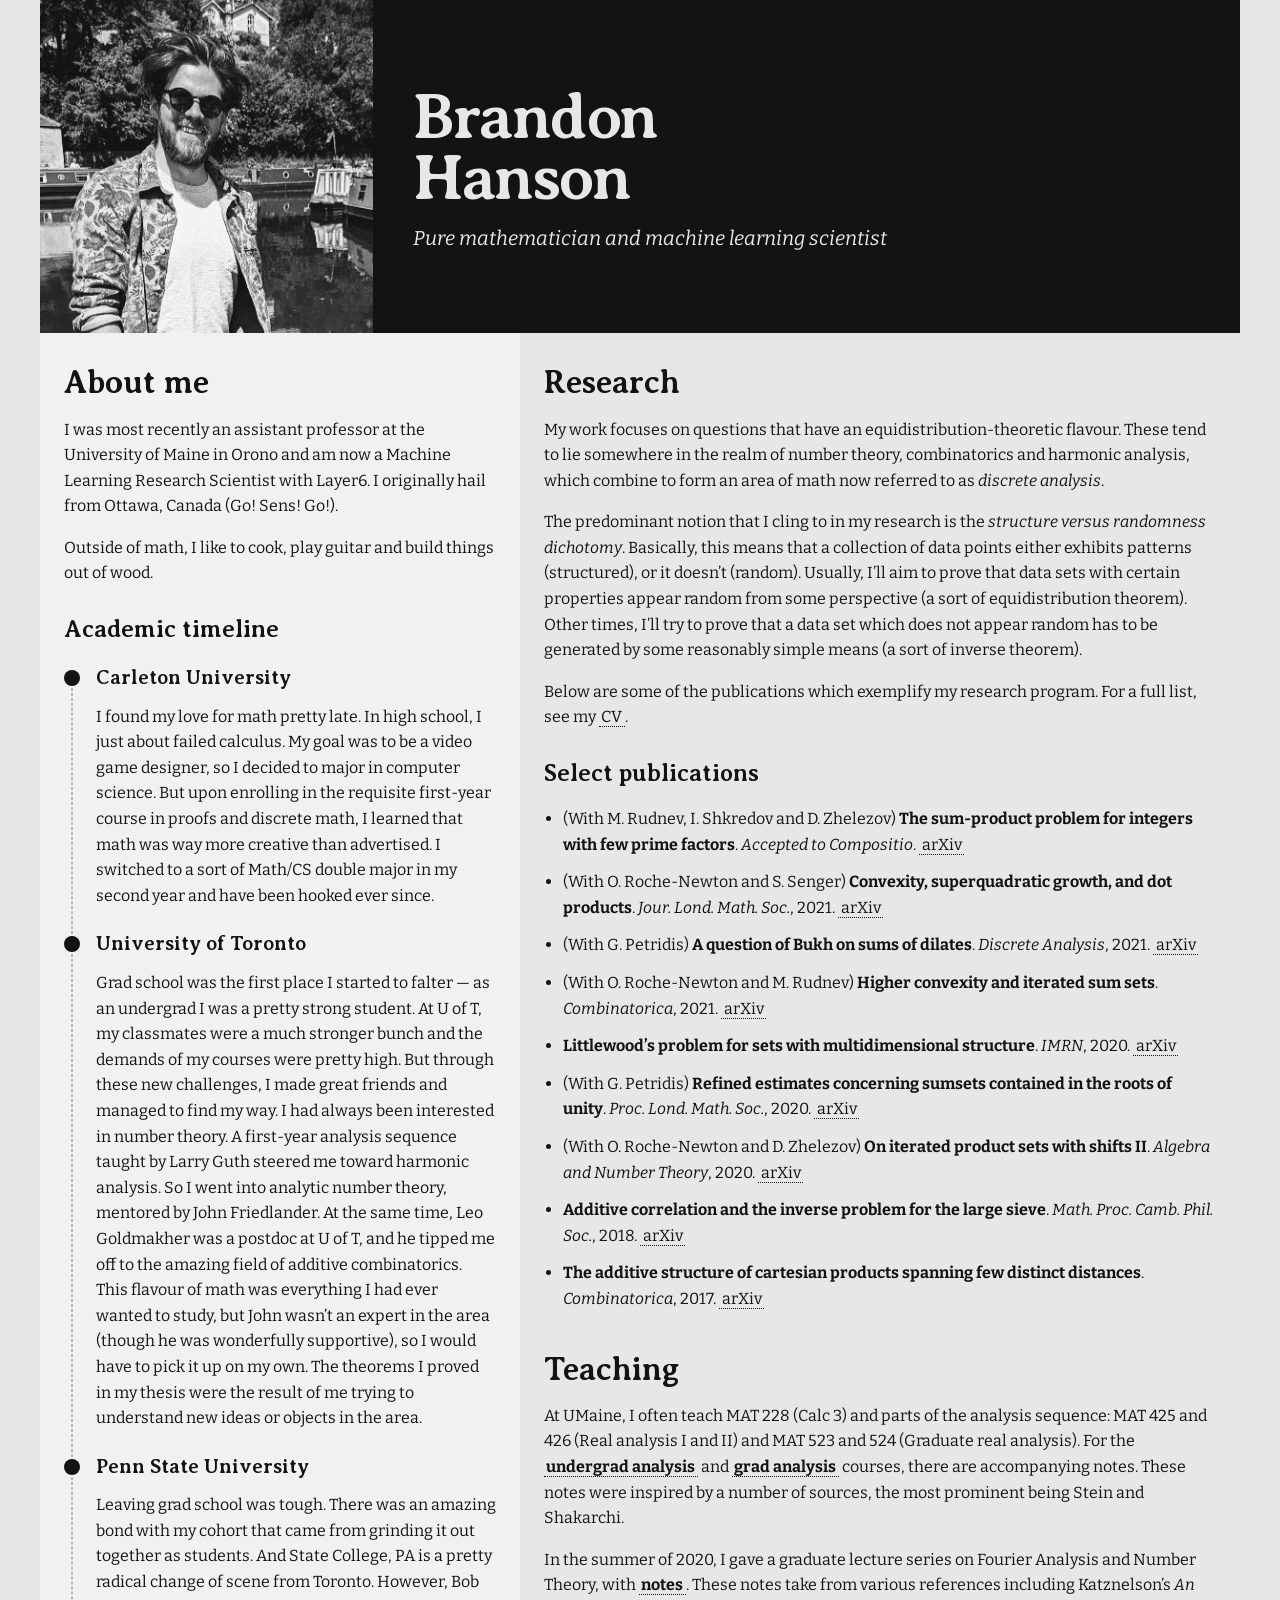
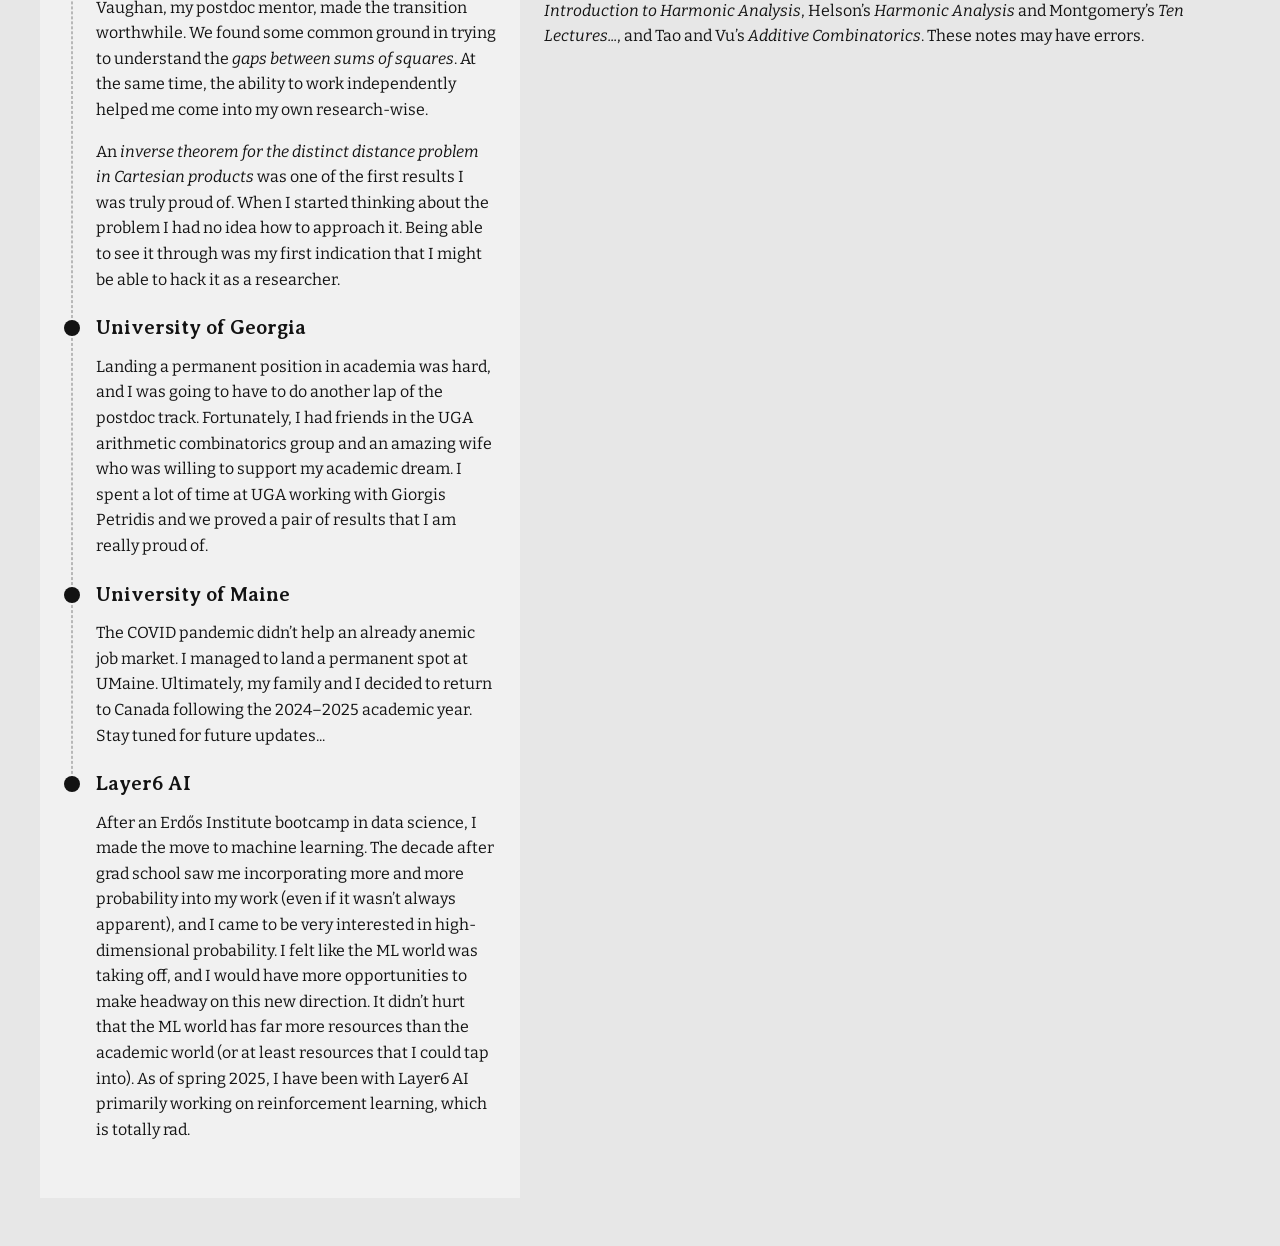
<file: index.html>
<!DOCTYPE html>
<html lang="en">

<head>
  <meta charset="utf-8">
  <meta name="viewport" content="width=device-width, initial-scale=1">
  <title>Brandon Hanson</title>
  <meta name="description" content="Brandon Hanson — mathematician and researcher.">
  <link rel="preconnect" href="https://fonts.googleapis.com">
  <link rel="preconnect" href="https://fonts.gstatic.com" crossorigin>
  <link
    href="https://fonts.googleapis.com/css2?family=Averia+Serif+Libre:wght@400;700&family=Bitter:wght@400;700&display=swap"
    rel="stylesheet">
  <link rel="stylesheet" href="./css.css?v=20260816-1">
</head>

<body>
  <div class="page-shell">
    <header class="masthead" aria-label="Introduction">
      <div class="portrait-wrap">
        <img src="me.jpg" alt="Brandon Hanson" class="portrait">
      </div>
      <div class="title-wrap">
        <h1>Brandon<br>Hanson</h1>
        <p class="tagline">Pure mathematician and machine learning scientist</p>
      </div>
    </header>

    <main class="content-grid">
      <section class="about-panel" aria-labelledby="about-me-heading">
        <h2 id="about-me-heading">About me</h2>
        <p>
          I was most recently an assistant professor at the University of Maine in Orono and
          am now a Machine Learning Research Scientist with Layer6. I originally hail from Ottawa, Canada
          (Go! Sens! Go!).
        </p>
        <p>Outside of math, I like to cook, play guitar and build things out of wood.</p>

        <h3>Academic timeline</h3>

        <ol class="timeline" aria-label="Academic timeline">
          <li class="timeline-item">
            <div class="timeline-content">
              <h4>Carleton University</h4>
              <p>
                I found my love for math pretty late. In high school, I just about failed
                calculus. My goal was to be a video game designer, so I decided to major in
                computer science. But upon enrolling in the requisite first-year course in
                proofs and discrete math, I learned that math was way more creative than
                advertised. I switched to a sort of Math/CS double major in my second year and
                have been hooked ever since.
              </p>
            </div>
          </li>
          <li class="timeline-item">
            <div class="timeline-content">
              <h4>University of Toronto</h4>
              <p>
                Grad school was the first place I started to falter — as an undergrad I was a
                pretty strong student. At U of T, my classmates were a much stronger bunch and
                the demands of my courses were pretty high. But through these new challenges, I
                made great friends and managed to find my way. I had always been interested in
                number theory. A first-year analysis sequence taught by Larry Guth steered me
                toward harmonic analysis. So I went into analytic number theory, mentored by
                John Friedlander. At the same time, Leo Goldmakher was a postdoc at U of T, and
                he tipped me off to the amazing field of additive combinatorics. This flavour of
                math was everything I had ever wanted to study, but John wasn’t an expert in
                the area (though he was wonderfully supportive), so I would have to pick it up
                on my own. The theorems I proved in my thesis were the result of me trying to
                understand new ideas or objects in the area.
              </p>
            </div>
          </li>
          <li class="timeline-item">
            <div class="timeline-content">
              <h4>Penn State University</h4>
              <p>
                Leaving grad school was tough. There was an amazing bond with my cohort that
                came from grinding it out together as students. And State College, PA is a
                pretty radical change of scene from Toronto. However, Bob Vaughan, my postdoc
                mentor, made the transition worthwhile. We found some common ground in trying to
                understand the <em>gaps between sums of squares</em>. At the same time, the
                ability to work independently helped me come into my own research-wise.
              </p>
              <p>
                An <em>inverse theorem for the distinct distance problem in Cartesian products</em>
                was one of the first results I was truly proud of. When I started thinking
                about the problem I had no idea how to approach it. Being able to see it
                through was my first indication that I might be able to hack it as a
                researcher.
              </p>
            </div>
          </li>
          <li class="timeline-item">
            <div class="timeline-content">
              <h4>University of Georgia</h4>
              <p>
                Landing a permanent position in academia was hard, and I was going to have to
                do another lap of the postdoc track. Fortunately, I had friends in the UGA
                arithmetic combinatorics group and an amazing wife who was willing to support my
                academic dream. I spent a lot of time at UGA working with Giorgis Petridis and
                we proved a pair of results that I am really proud of.
              </p>
            </div>
          </li>
          <li class="timeline-item">
            <div class="timeline-content">
              <h4>University of Maine</h4>
              <p>
                The COVID pandemic didn’t help an already anemic job market. I managed to land
                a permanent spot at UMaine. Ultimately, my family and I decided to return to
                Canada following the 2024–2025 academic year. Stay tuned for future updates...
              </p>
            </div>
          </li>
          <li class="timeline-item">
            <div class="timeline-content">
              <h4>Layer6 AI</h4>
              <p>
                After an Erdős Institute bootcamp in data science, I made the move to machine
                learning. The decade after grad school saw me incorporating more and more
                probability into my work (even if it wasn’t always apparent), and I came to be
                very interested in high-dimensional probability. I felt like the ML world was
                taking off, and I would have more opportunities to make headway on this new
                direction. It didn’t hurt that the ML world has far more resources than the
                academic world (or at least resources that I could tap into). As of spring 2025,
                I have been with Layer6 AI primarily working on reinforcement learning, which is
                totally rad.
              </p>
            </div>
          </li>
        </ol>
      </section>

      <aside class="research-panel" aria-label="Research and teaching">
        <section class="panel-section">
          <h2>Research</h2>
          <p>
            My work focuses on questions that have an equidistribution-theoretic flavour.
            These tend to lie somewhere in the realm of number theory, combinatorics and
            harmonic analysis, which combine to form an area of math now referred to as
            <em>discrete analysis</em>.
          </p>
          <p>
            The predominant notion that I cling to in my research is the
            <em>structure versus randomness dichotomy</em>. Basically, this means that a
            collection of data points either exhibits patterns (structured), or it doesn’t
            (random). Usually, I’ll aim to prove that data sets with certain properties appear
            random from some perspective (a sort of equidistribution theorem). Other times,
            I’ll try to prove that a data set which does not appear random has to be generated
            by some reasonably simple means (a sort of inverse theorem).
          </p>
          <p>
            Below are some of the publications which exemplify my research program. For a full
            list, see my <a href="./CV.pdf">CV</a>.
          </p>

          <h3>Select publications</h3>
          <ul class="publication-list">
            <li>
              (With M. Rudnev, I. Shkredov and D. Zhelezov) <strong>The sum-product problem for integers with few prime
                factors</strong>.
              <em>Accepted to Compositio</em>. <a href="https://arxiv.org/abs/2305.04038">arXiv</a>
            </li>
            <li>
              (With O. Roche-Newton and S. Senger) <strong>Convexity, superquadratic growth, and dot products</strong>.
              <em>Jour. Lond. Math. Soc.</em>, 2021. <a href="https://arxiv.org/abs/2109.14177">arXiv</a>
            </li>
            <li>
              (With G. Petridis) <strong>A question of Bukh on sums of dilates</strong>.
              <em>Discrete Analysis</em>, 2021. <a href="https://arxiv.org/abs/2006.08394">arXiv</a>
            </li>
            <li>
              (With O. Roche-Newton and M. Rudnev) <strong>Higher convexity and iterated sum sets</strong>.
              <em>Combinatorica</em>, 2021. <a href="https://arxiv.org/abs/2005.00125">arXiv</a>
            </li>
            <li>
              <strong>Littlewood’s problem for sets with multidimensional structure</strong>.
              <em>IMRN</em>, 2020. <a href="https://arxiv.org/abs/2003.01561">arXiv</a>
            </li>
            <li>
              (With G. Petridis) <strong>Refined estimates concerning sumsets contained in the roots of unity</strong>.
              <em>Proc. Lond. Math. Soc.</em>, 2020. <a href="https://arxiv.org/abs/1905.09134">arXiv</a>
            </li>
            <li>
              (With O. Roche-Newton and D. Zhelezov) <strong>On iterated product sets with shifts II</strong>.
              <em>Algebra and Number Theory</em>, 2020. <a href="https://arxiv.org/abs/1806.01697">arXiv</a>
            </li>
            <li>
              <strong>Additive correlation and the inverse problem for the large sieve</strong>.
              <em>Math. Proc. Camb. Phil. Soc.</em>, 2018. <a href="https://arxiv.org/abs/1706.06958">arXiv</a>
            </li>
            <li>
              <strong>The additive structure of cartesian products spanning few distinct distances</strong>.
              <em>Combinatorica</em>, 2017. <a href="http://arxiv.org/abs/1607.03442">arXiv</a>
            </li>
          </ul>
        </section>

        <section class="panel-section">
          <h2>Teaching</h2>
          <p>
            At UMaine, I often teach MAT 228 (Calc 3) and parts of the analysis sequence: MAT
            425 and 426 (Real analysis I and II) and MAT 523 and 524 (Graduate real analysis).
            For the <a href="./Undergrad_analysis_book.pdf"><strong>undergrad analysis</strong></a>
            and <a href="./Grad_analysis_book.pdf"><strong>grad analysis</strong></a> courses,
            there are accompanying notes. These notes were inspired by a number of sources, the
            most prominent being Stein and Shakarchi.
          </p>
          <p>
            In the summer of 2020, I gave a graduate lecture series on Fourier Analysis and
            Number Theory, with <a href="./Fourier_minicourse.pdf"><strong>notes</strong></a>.
            These notes take from various references including Katznelson’s <em>An Introduction
              to Harmonic Analysis</em>, Helson’s <em>Harmonic Analysis</em> and Montgomery’s
            <em>Ten Lectures...</em>, and Tao and Vu’s <em>Additive Combinatorics</em>. These
            notes may have errors.
          </p>
        </section>
      </aside>
    </main>
  </div>
</body>

</html>
</file>
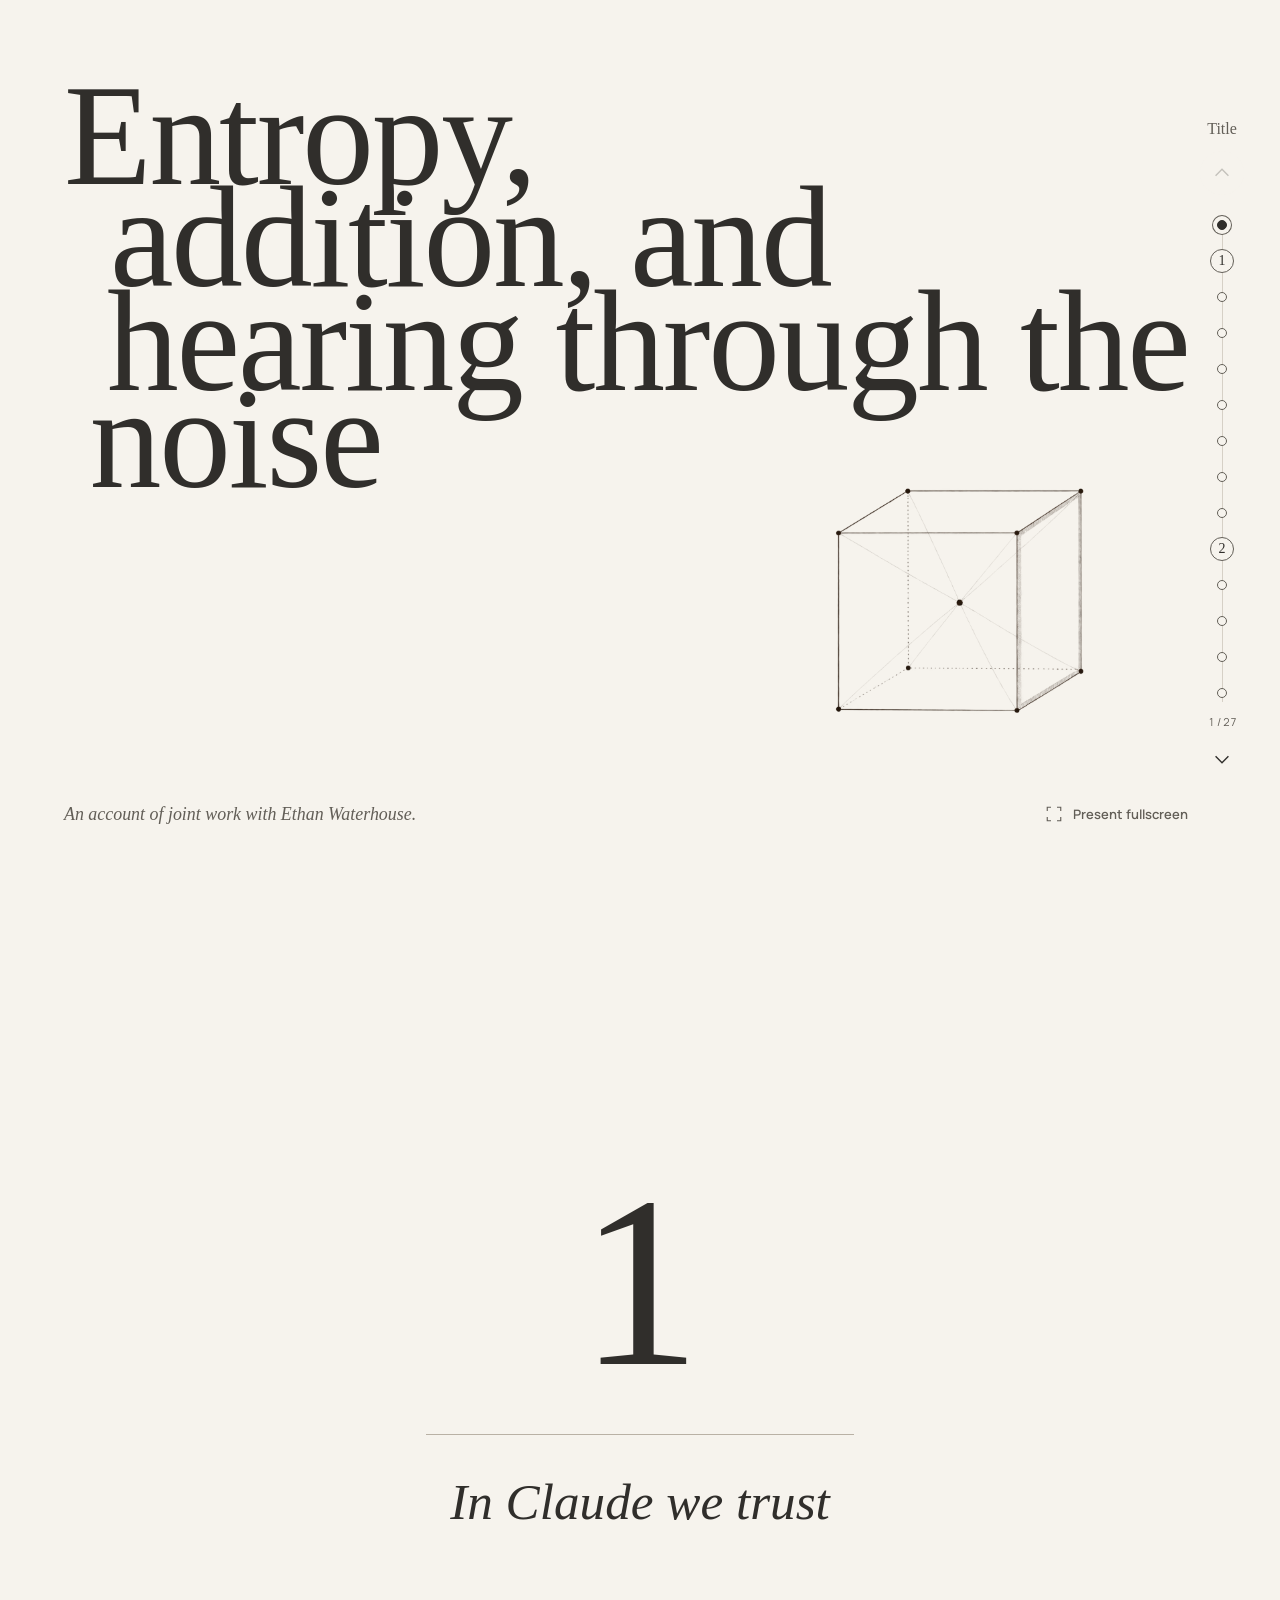
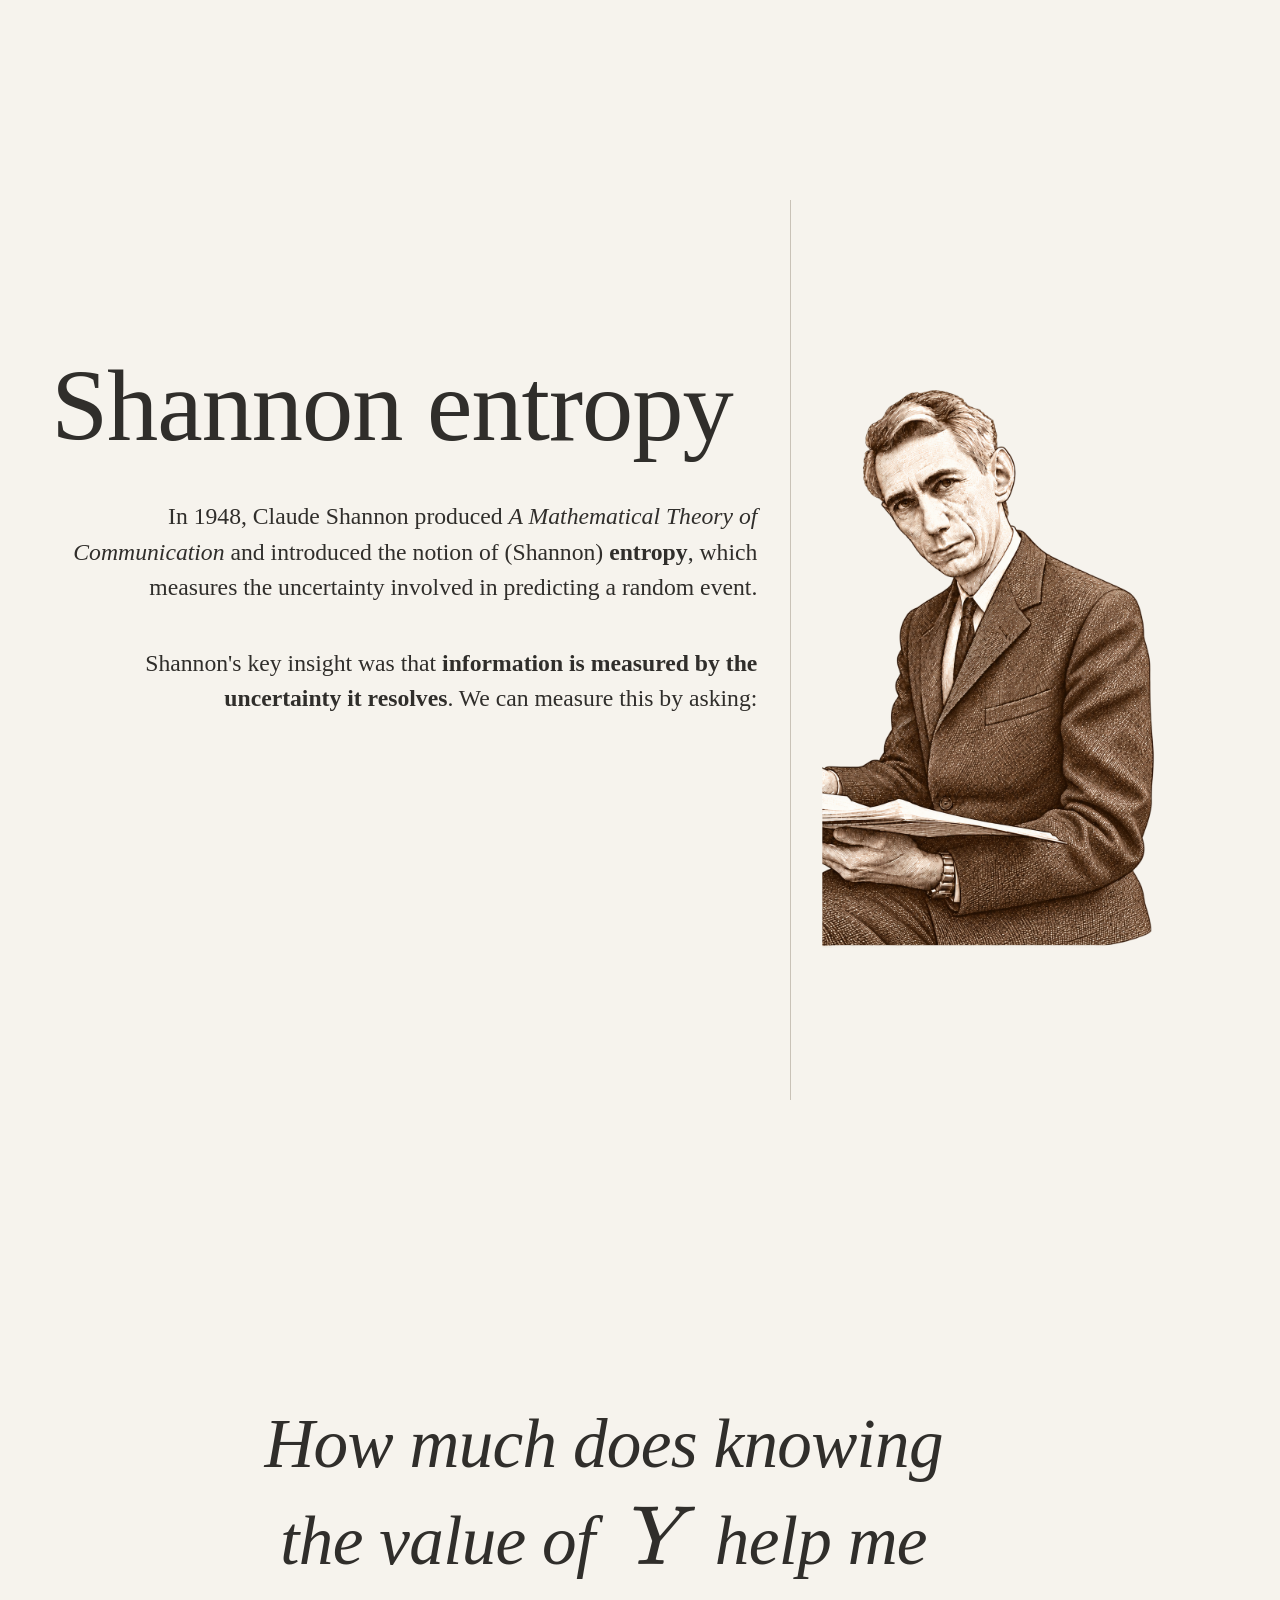
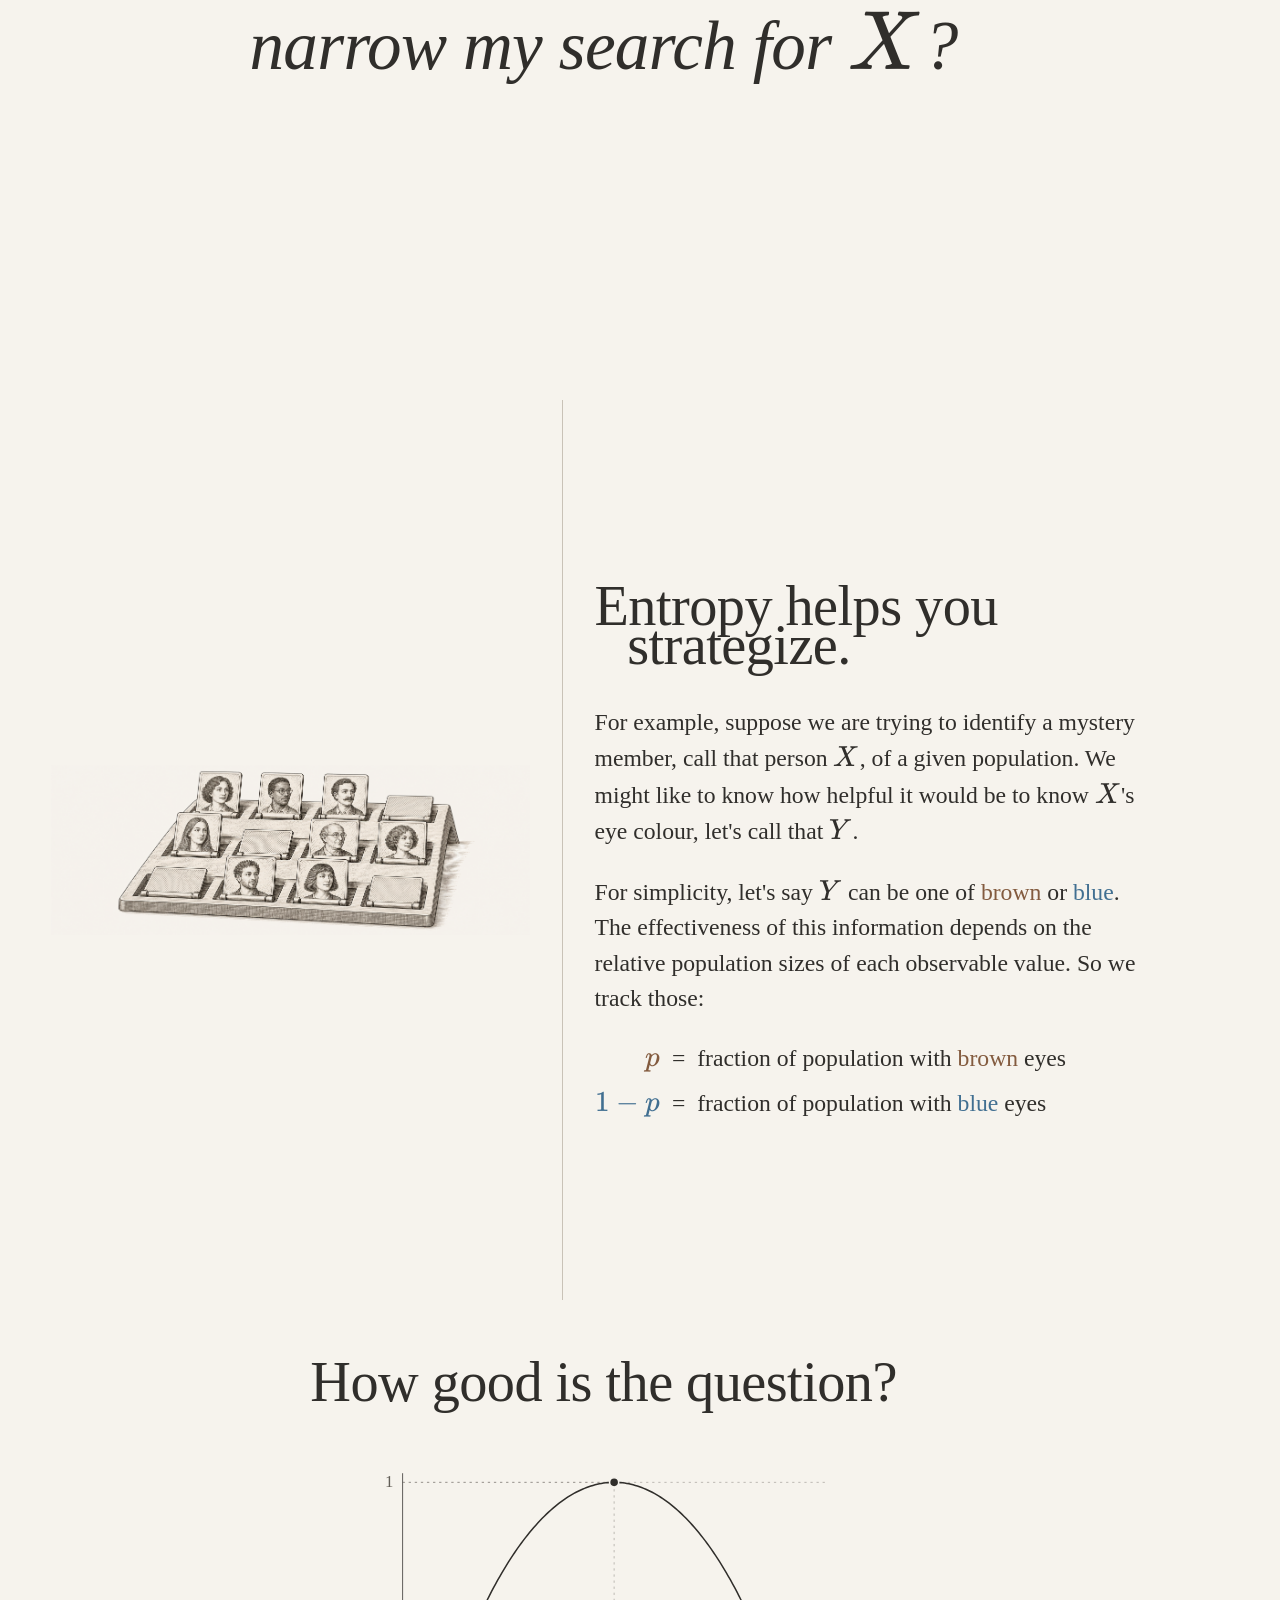
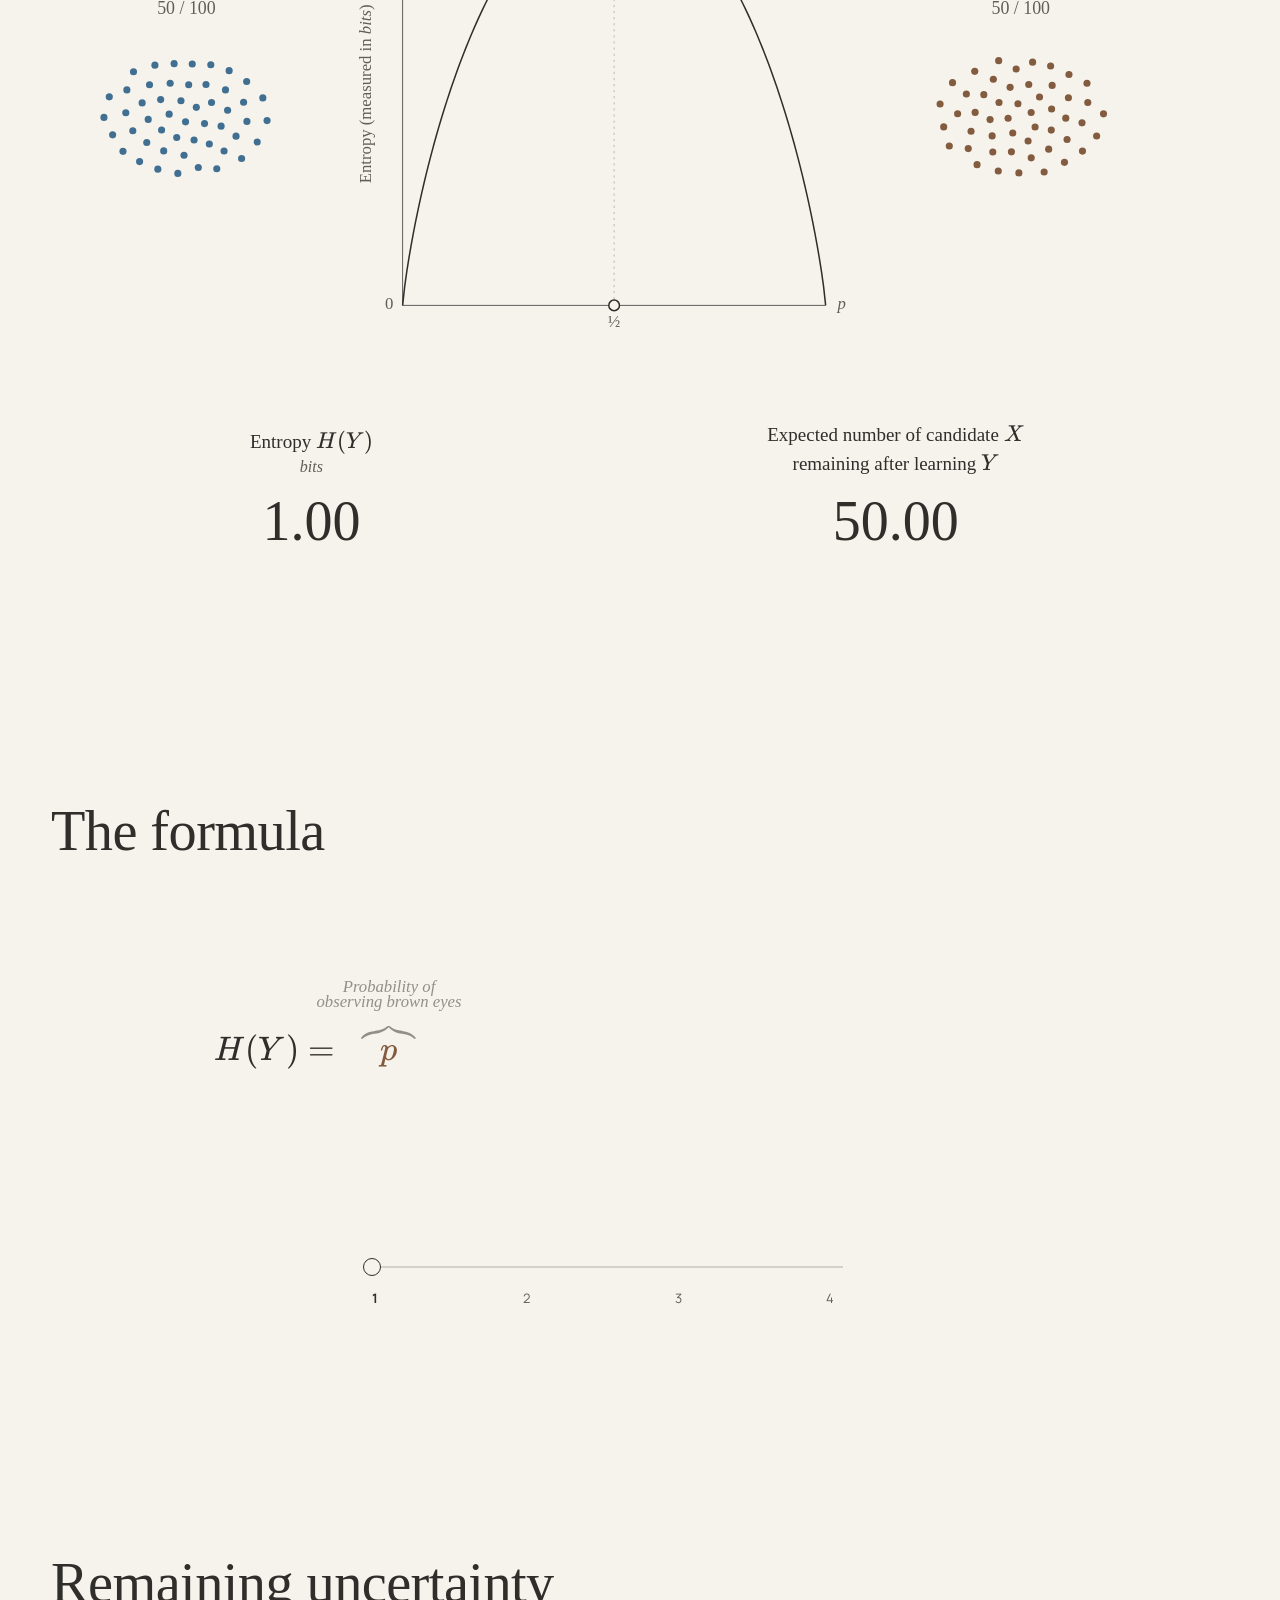
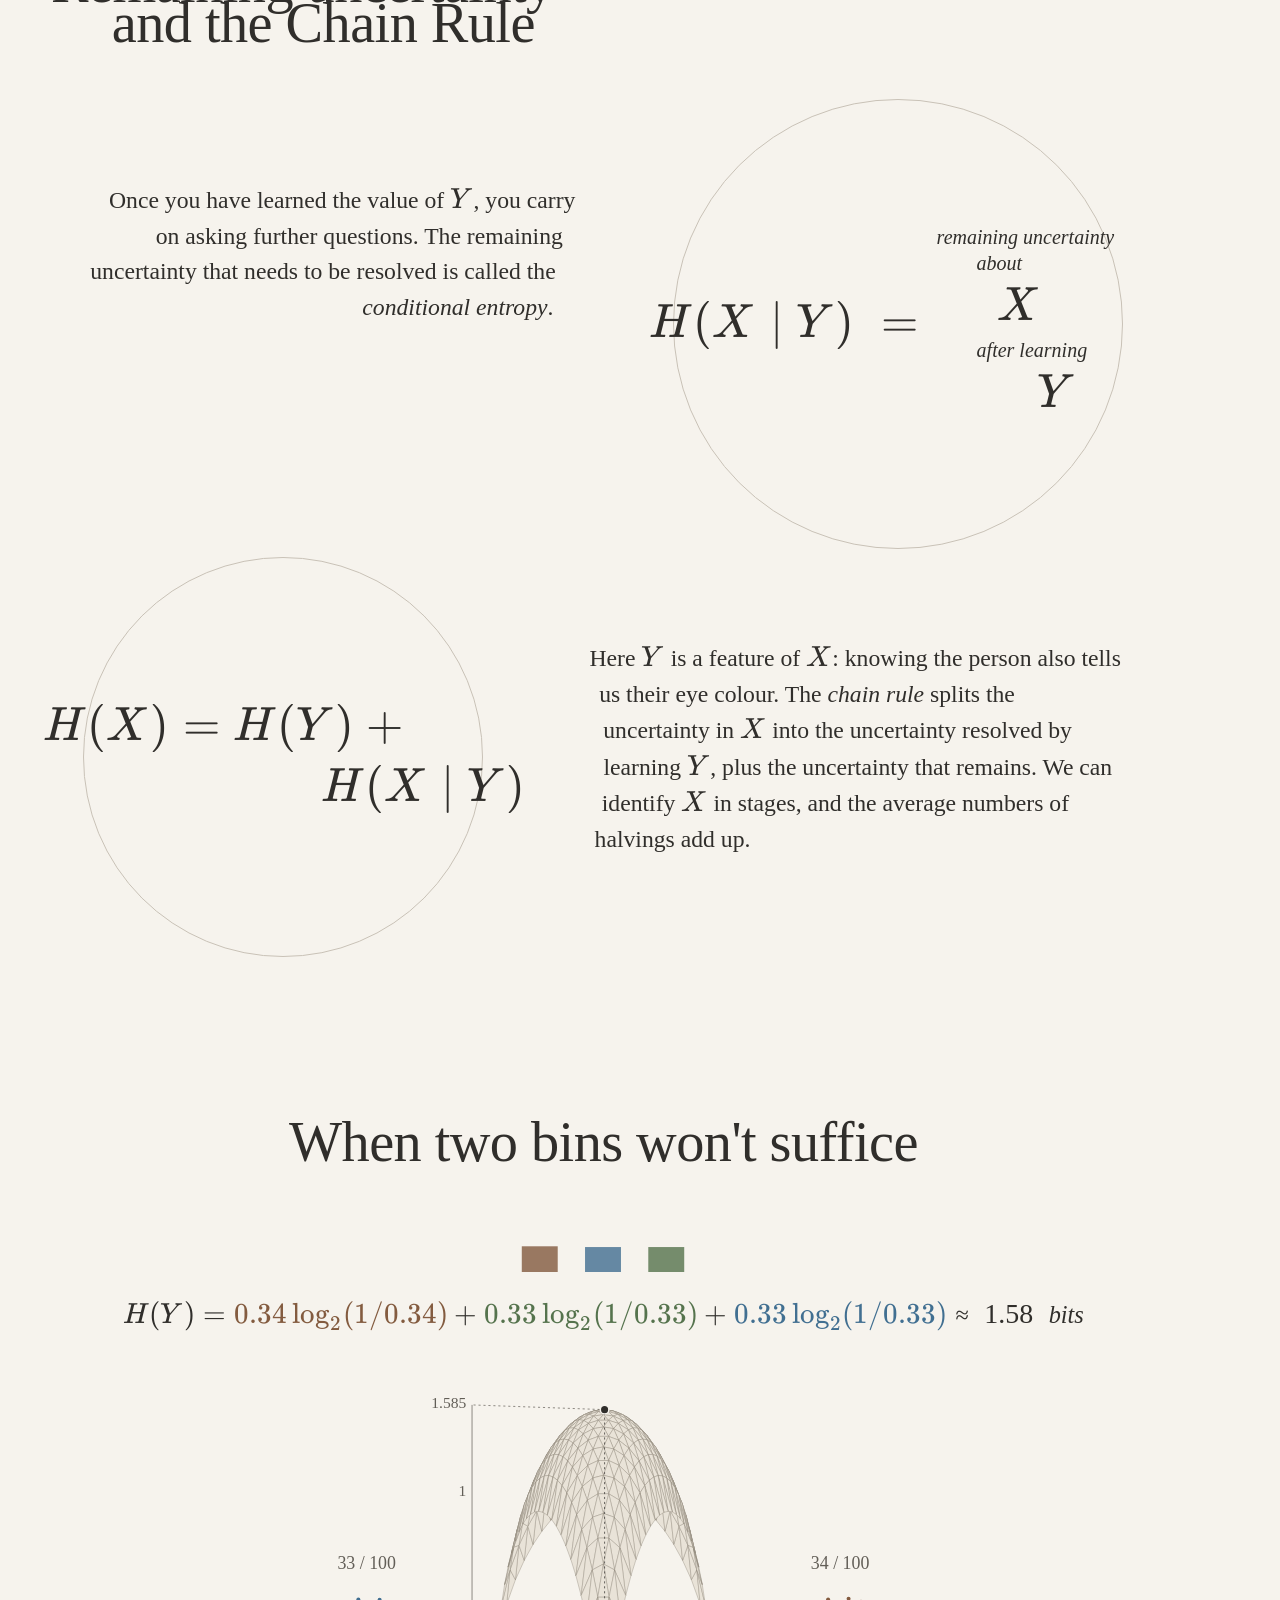
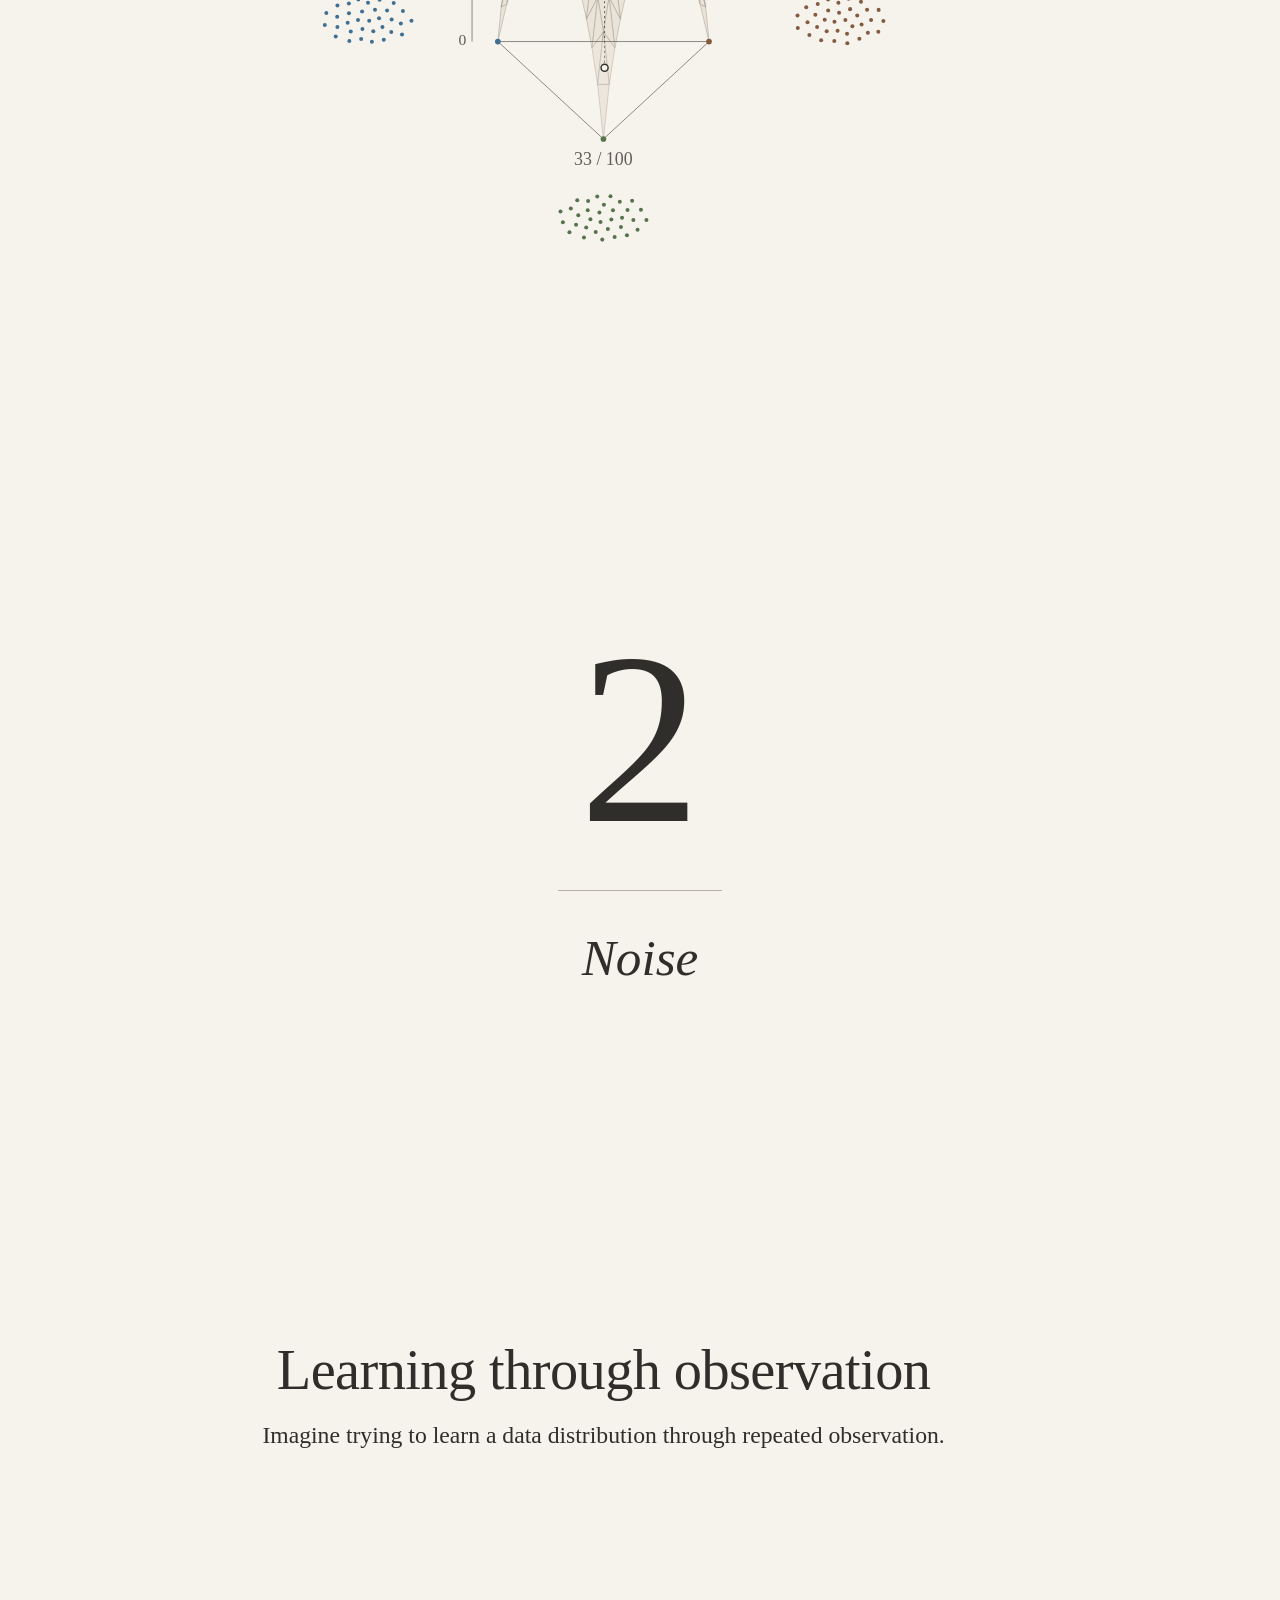
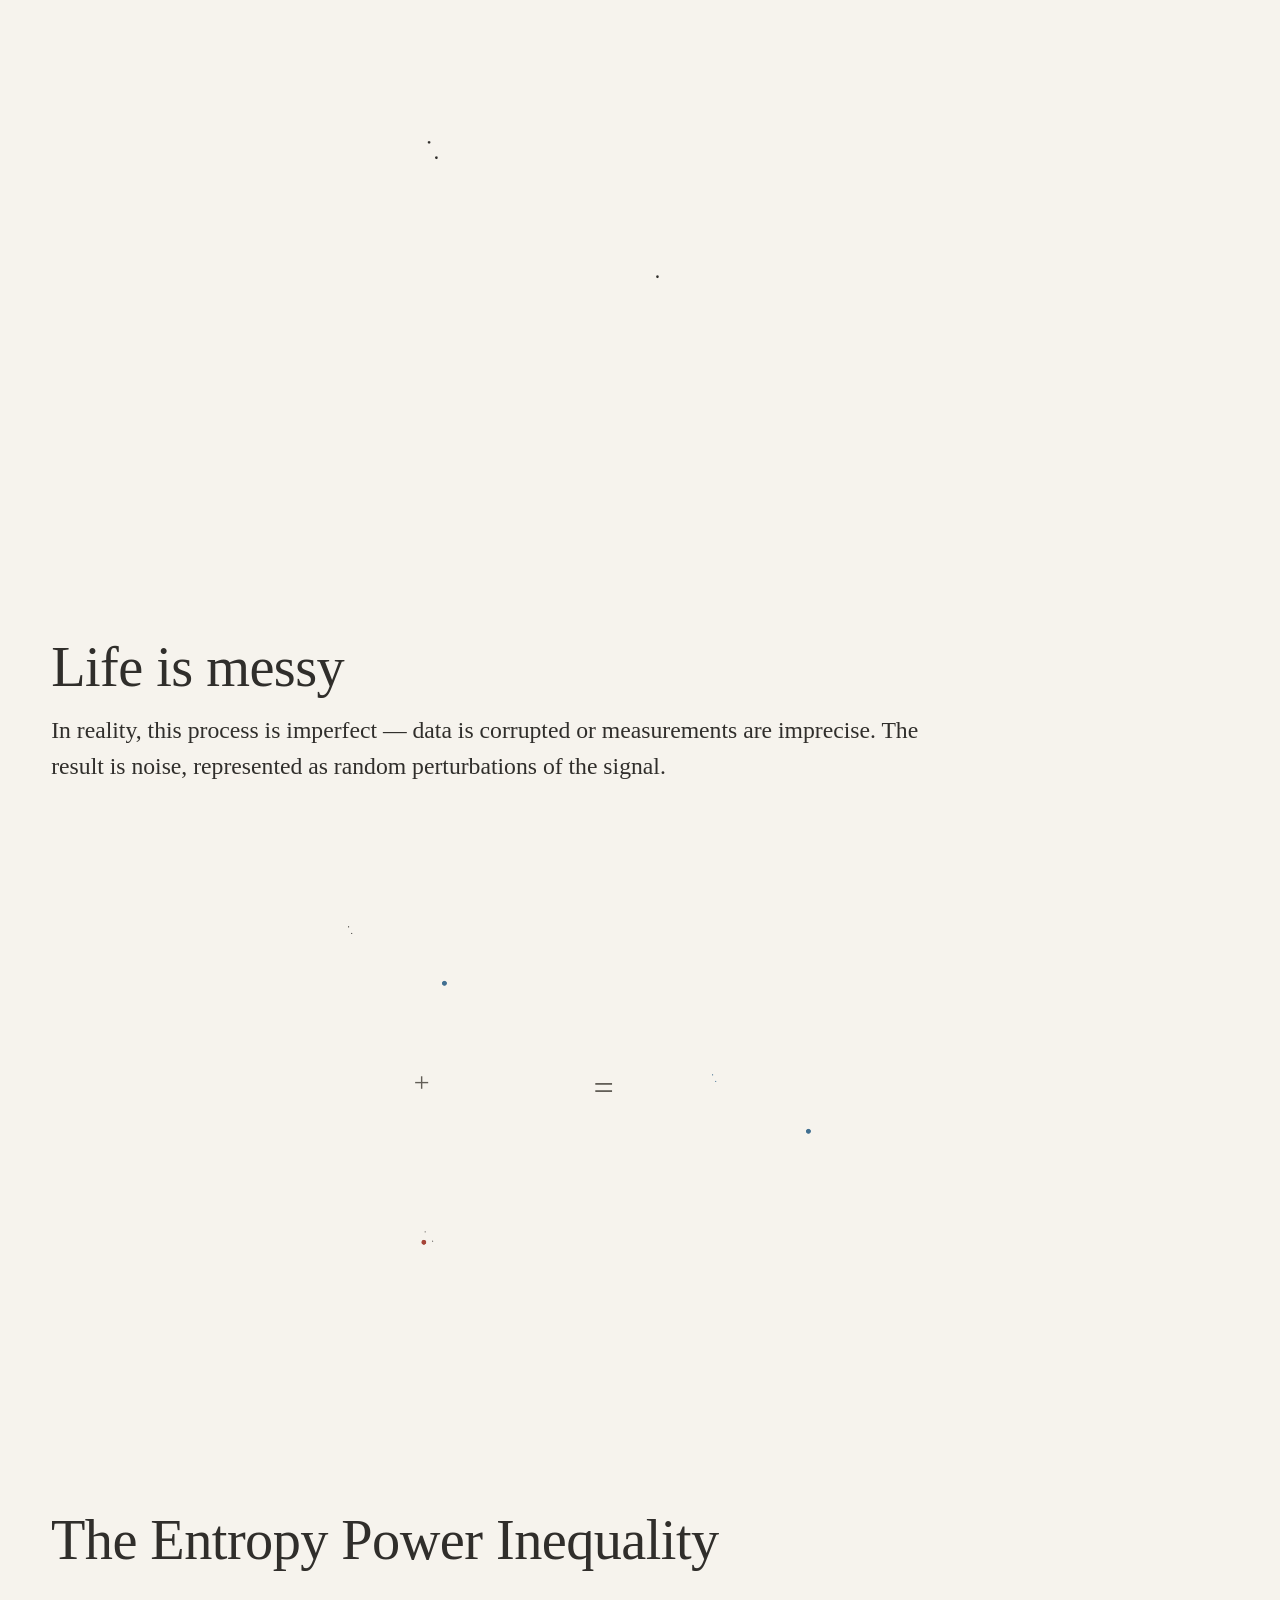
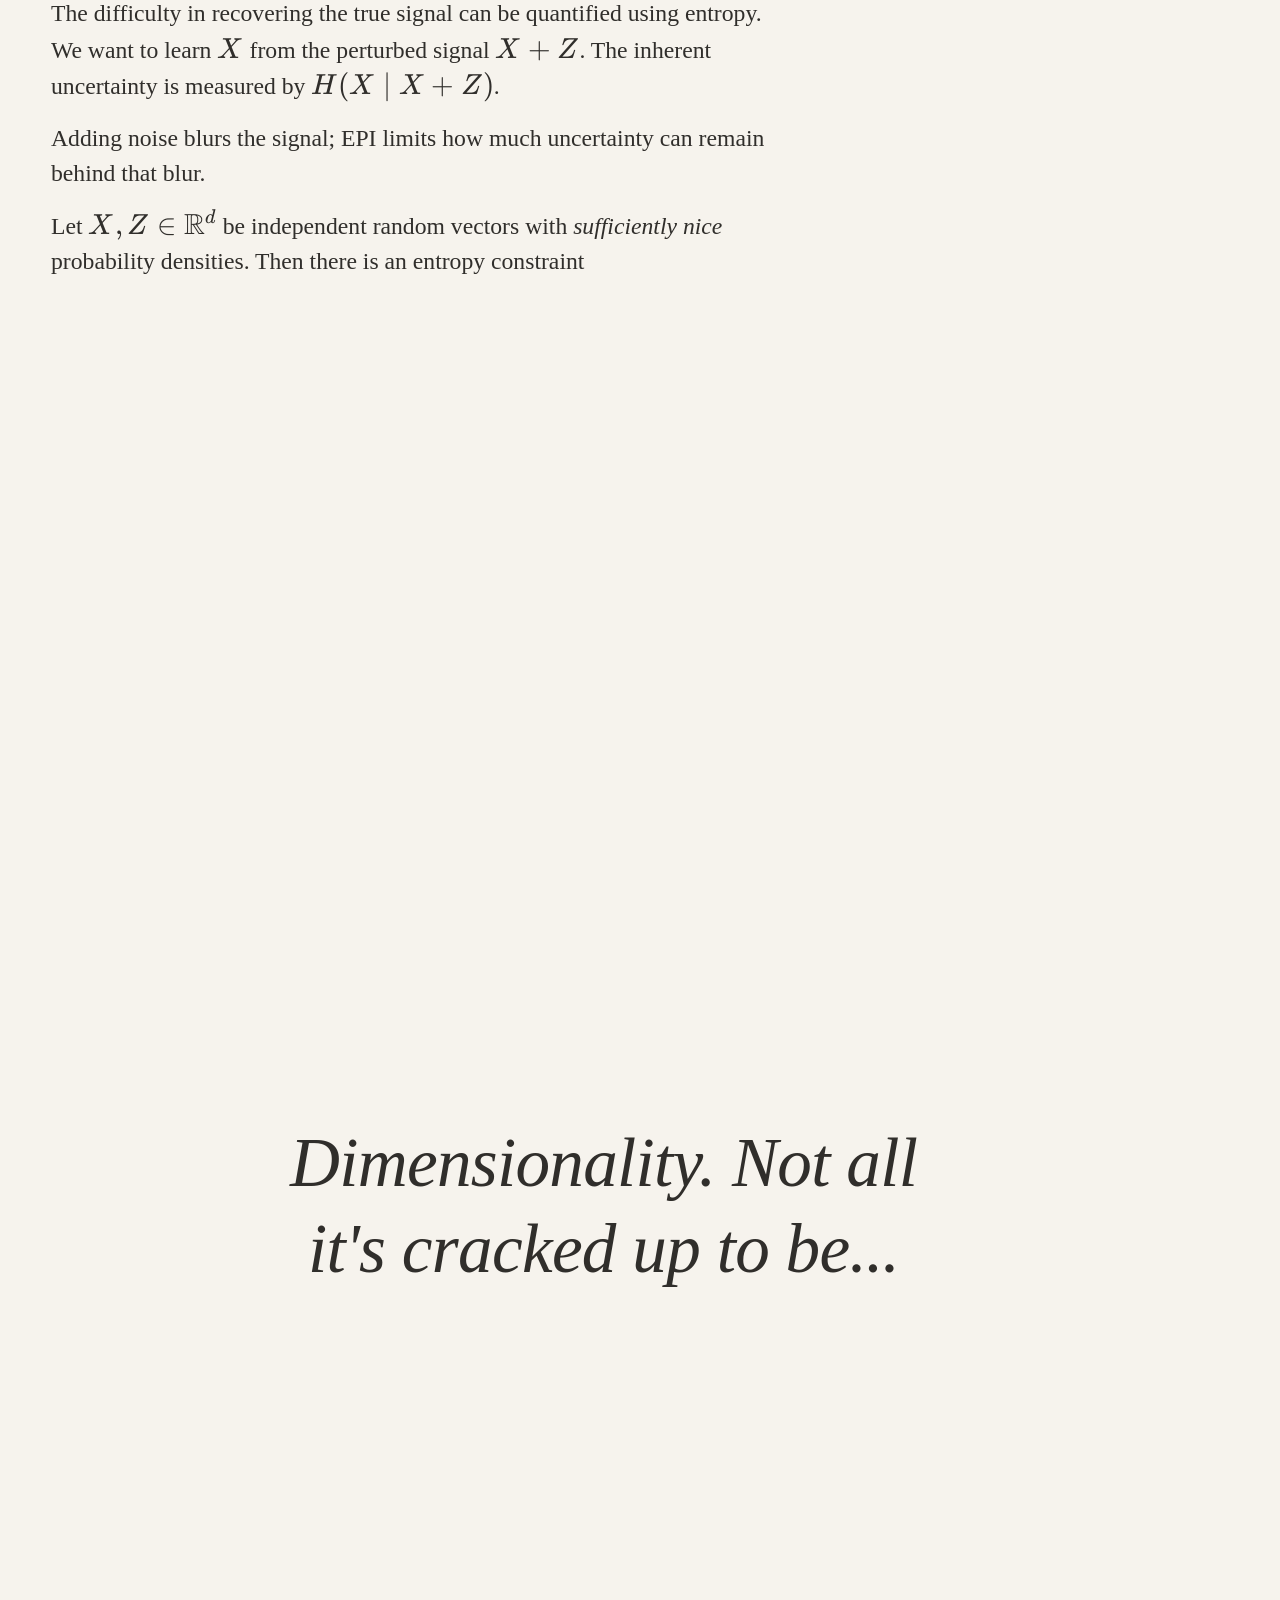
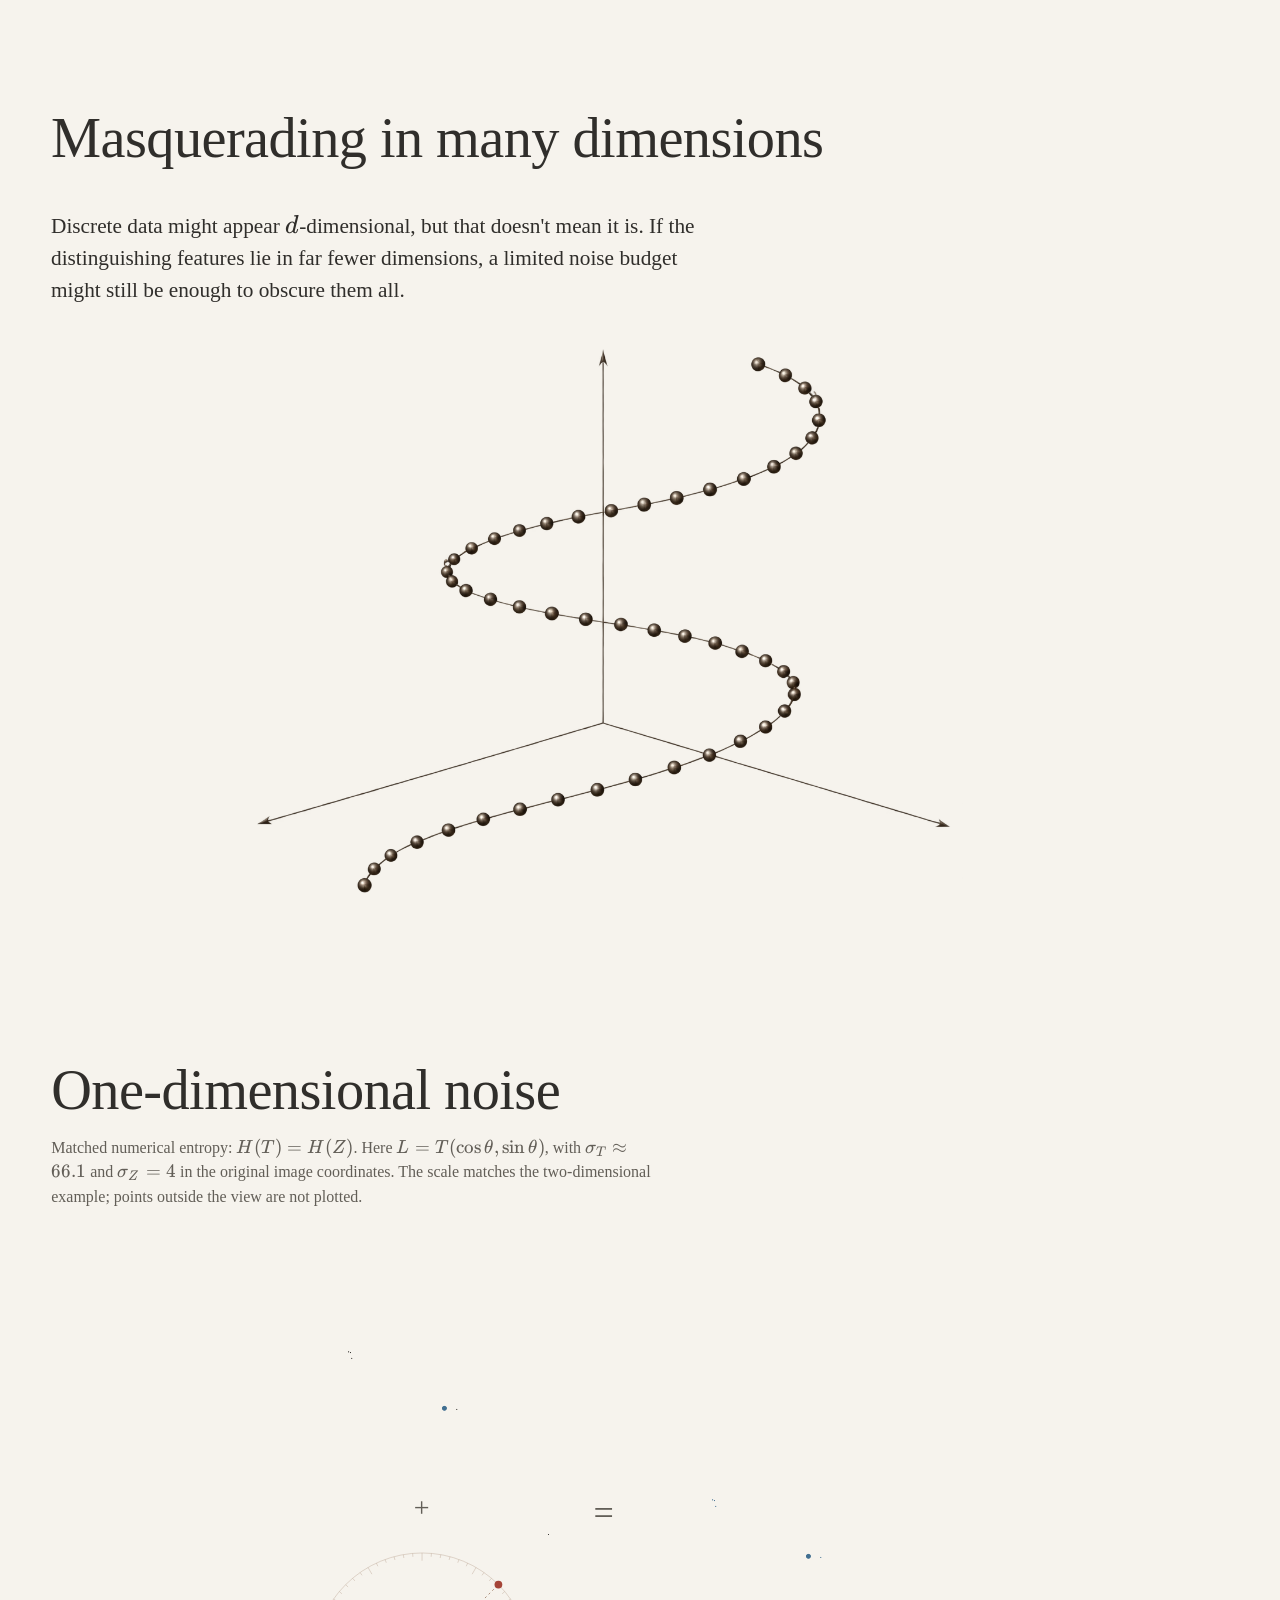
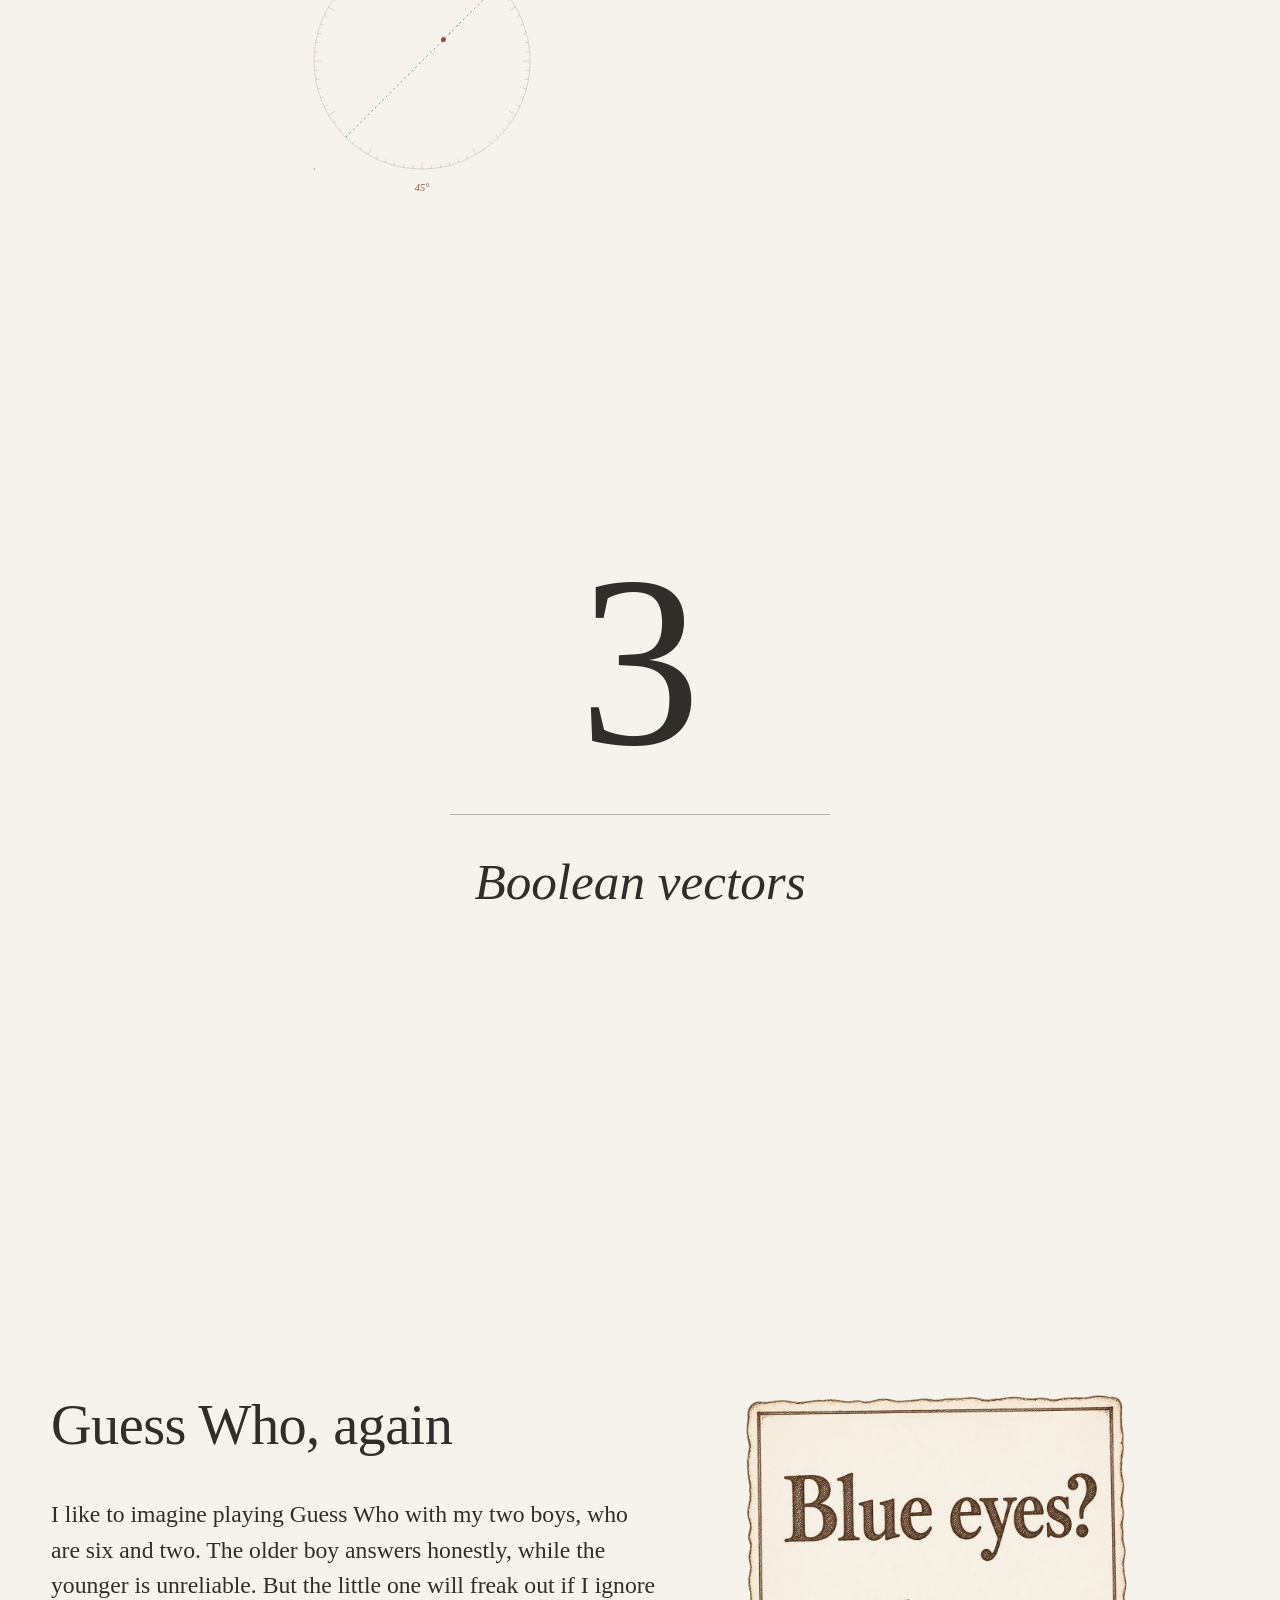
<file: entropy-talk/index.html>
<!doctype html>
<html lang="en">
<head>
  <meta charset="utf-8">
  <meta name="viewport" content="width=device-width, initial-scale=1">
  <meta name="theme-color" content="#f6f3ed">
  <title>Entropy, addition, and denoising</title>
  <link rel="stylesheet" href="styles.css">
  <link rel="stylesheet" href="assets/katex/katex.min.css">
  <script src="assets/katex/katex.min.js" defer></script>
  <script src="assets/katex/contrib/auto-render.min.js" defer></script>
  <script src="binary-formula.js" defer></script>
  <script src="poster.js" defer></script>
  <script src="epi-reveal.js" defer></script>
  <script src="heading-layout.js" defer></script>
  <script src="entropy-demo.js" defer></script>
  <script src="ternary-demo.js" defer></script>
  <script src="assets/blue-jays-mask.js" defer></script>
  <script src="silhouette-demo.js" defer></script>
  <script src="bernoulli-demo.js" defer></script>
  <script src="cube-average-demo.js" defer></script>
</head>
<body>
  <main id="poster">
    <section class="slide title-panel" id="title" data-title="Title" aria-labelledby="talk-title">
      <div class="title-composition">
        <h1 id="talk-title"><span>Entropy,</span> <span>addition, and</span> <span>hearing through the noise</span></h1>
        <div class="title-art" aria-hidden="true">
          <img src="assets/title-cube-midpoint-engraved.png" alt="" width="1448" height="1086">
        </div>
      </div>
      <footer class="title-footer">
        <p class="title-credit">An account of joint work with Ethan Waterhouse.</p>
        <button class="fullscreen-button" type="button" hidden>
          <svg viewBox="0 0 24 24" width="18" height="18" fill="none" stroke="currentColor" stroke-width="1.5" aria-hidden="true"><path d="M8 3H3V8M16 3H21V8M21 16V21H16M8 21H3V16"/></svg>
          <span>Present fullscreen</span>
        </button>
        <span id="presentation-status" role="status" class="visually-hidden"></span>
      </footer>
    </section>
    <section class="slide chapter-panel" id="chapter-entropy" data-title="1 — In Claude we trust" data-chapter="Entropy" data-chapter-number="1" aria-labelledby="chapter-entropy-title">
      <div class="chapter-composition">
        <div class="chapter-number" aria-hidden="true">1</div>
        <span class="chapter-rule" aria-hidden="true"></span>
        <h2 id="chapter-entropy-title" class="chapter-tagline"><span class="visually-hidden">Chapter 1: </span>In Claude we trust</h2>
      </div>
    </section>
    <section class="slide content-panel folio-panel" id="entropy" data-title="Shannon entropy" aria-labelledby="entropy-title">
      <div class="slide-content">
        <h2 id="entropy-title" class="folio-title">Shannon entropy</h2>
        <p class="folio-copy">In 1948, Claude Shannon produced <i>A Mathematical Theory of Communication</i> and introduced the notion of (Shannon) <b>entropy</b>, which measures the uncertainty involved in predicting a random event.</p>
        <p class="folio-copy">Shannon's key insight was that <b>information is measured by the uncertainty it resolves</b>. We can measure this by asking:</p>
        <div class="folio-portrait-window">
          <img class="folio-portrait" src="assets/shannon-engraved-restored.png" alt="Engraved portrait of Claude Shannon.">
        </div>
      </div>
    </section>
    <section class="slide content-panel question-panel" id="entropy-question" data-title="Information and uncertainty" aria-labelledby="entropy-question-title">
      <div class="slide-content">
        <h2 id="entropy-question-title">How much does knowing the value of  \(\ Y\) help me narrow my search for \(X\)?</h2>
      </div>
    </section>
    <section class="slide content-panel illustration-panel" id="eye-colour-intro" data-title="Entropy helps you strategize" aria-labelledby="eye-colour-intro-title">
      <div class="slide-content">
        <div class="guess-who-layout">
          <figure class="guess-who-illustration">
            <img src="assets/guess-who-engraved.png" alt="Engraved textbook-style drawing of a Guess Who board, with eight portrait cards upright and four folded down.">
          </figure>
          <div class="guess-who-copy">
            <h2 id="eye-colour-intro-title">Entropy helps you strategize.</h2>
            <p>For example, suppose we are trying to identify a mystery member, call that person \(X\), of a given population. We might like to know how helpful it would be to know \(X\)'s eye colour, let's call that \(Y\).</p>
            <p>For simplicity, let's say \(Y\) can be one of <span class="brown">brown</span> or <span class="blue">blue</span>. The effectiveness of this information depends on the relative population sizes of each observable value. So we track those:</p>
            <div class="aligned-definitions">
              <span class="definition-symbol brown">\(p\)</span>
              <span>=</span>
              <span>fraction of population with <span class="brown">brown</span> eyes</span>
              <span class="definition-symbol blue">\(1-p\)</span>
              <span>=</span>
              <span>fraction of population with <span class="blue">blue</span> eyes</span>
            </div>
          </div>
        </div>
      </div>
    </section>
    <section class="slide content-panel experiment-panel" id="binary-interactive" data-title="Exploring binary entropy" aria-labelledby="binary-interactive-title">
      <div class="slide-content">
        <h2 id="binary-interactive-title">How good is the question?</h2>
        <div class="entropy-demo" aria-label="Eye colour populations and binary entropy">
          <div class="eye-population blue-population">
            <output id="blue-ratio" aria-label="Blue-eyed population">50 / 100</output>
            <svg id="blue-swarm" viewBox="0 0 340 240" role="img" aria-label="50 people with blue eyes"></svg>
          </div>
          <div class="entropy-plot">
            <svg id="binary-entropy-plot" viewBox="0 0 640 640" role="img" aria-label="Binary entropy curve, with maximum one bit at p equals one half">
              <path class="plot-axis" d="M56 20V588H612"/>
              <path class="plot-guide" d="M56 32H612"/>
              <text x="44" y="593" text-anchor="end">0</text><text x="44" y="38" text-anchor="end">1</text>
              <text x="334" y="616" text-anchor="middle">½</text>
              <text x="15" y="310" transform="rotate(-90 15 310)" text-anchor="middle">Entropy (measured in <tspan font-style="italic">bits</tspan>)</text><text x="633" y="593" text-anchor="middle" font-style="italic">p</text>
              <path id="entropy-curve"/>
              <path id="entropy-marker-guide" class="plot-guide"/>
              <path id="entropy-horizontal-guide" class="plot-guide"/>
              <circle id="binary-axis-marker" r="7" cx="334" cy="588" fill="#f6f3ed" stroke="#302e2b" stroke-width="2"/>
              <circle id="entropy-marker" r="6" cx="334" cy="32"/>
            </svg>
          </div>
          <div class="eye-population brown-population">
            <output id="brown-ratio" aria-label="Brown-eyed population">50 / 100</output>
            <svg id="brown-swarm" viewBox="0 0 340 240" role="img" aria-label="50 people with brown eyes"></svg>
          </div>
          <div class="population-tracker">
            <div class="population-readout">
              <div id="question-entropy-label">Entropy \(H(Y)\)<span class="readout-unit"><em>bits</em></span></div>
              <output id="question-entropy" aria-labelledby="question-entropy-label">1.00</output>
            </div>
            <div class="population-readout">
              <div id="remaining-label">Expected number of candidate \(X\) remaining after learning \(Y\)</div>
              <output id="expected-population" aria-labelledby="remaining-label">50.00</output>
            </div>
          </div>
        </div>
      </div>
    </section>
    <section class="slide content-panel definition-panel" id="binary-definition" data-title="Defining entropy" aria-labelledby="binary-definition-title">
      <div class="slide-content">
        <h2 id="binary-definition-title">The formula</h2>
        <div class="annotated-entropy" id="binary-formula">
          $$ H(Y) =\ \ 
          \overbrace{\textcolor{#835b3f}{p}}^{\mathclap{\substack{\text{Probability of}\\\text{observing brown eyes}}}}
          \,\underbrace{\ \log_2\left(\frac{1}{\textcolor{#835b3f}{p}}\right)}_{\mathclap{\substack{\text{Number of halvings}\\\text{of the candidate population}\\\text{upon observing brown eyes}}}}
          \quad + \quad
          \overbrace{\textcolor{#416f91}{(1-p)}}^{\mathclap{\substack{\text{Probability of}\\\text{observing blue eyes}}}}
          \,\underbrace{\ \ \ \log_2\left(\frac{1}{\textcolor{#416f91}{1-p}}\right)}_{\mathclap{\substack{\text{Number of halvings}\\\text{of the candidate population}\\\text{upon observing blue eyes}}}}
          $$
        </div>
        <div class="formula-steps">
          <input id="binary-formula-step" type="range" min="1" max="4" step="1" value="1" aria-label="Reveal the binary entropy formula" aria-controls="binary-formula" aria-describedby="formula-step-description" disabled>
          <div class="formula-step-ticks" aria-hidden="true"><span>1</span><span>2</span><span>3</span><span>4</span></div>
          <span id="formula-step-description" class="visually-hidden" aria-live="polite"></span>
        </div>
      </div>
    </section>
    <section class="slide content-panel definition-panel" id="conditional-entropy" data-title="Remaining uncertainty" aria-labelledby="conditional-entropy-title">
      <div class="slide-content">
        <h2 id="conditional-entropy-title" data-heading-lines><span>Remaining uncertainty</span> <span>and the Chain Rule</span></h2>
        <div class="conditional-layout">
          <div class="conditional-expression">
            <div class="conditional-meaning">
              <span class="conditional-term">\(H(X\mid Y)\;=\)</span>
              <span class="conditional-description">
                <span>remaining uncertainty</span>
                <span>about</span>
                <span>\(X\)</span>
                <span>after learning</span>
                <span>\(Y\)</span>
              </span>
            </div>
          </div>
          <p>Once you have learned the value of \(Y\), you carry on asking further questions. The remaining uncertainty that needs to be resolved is called the <i>conditional entropy</i>.</p>
        </div>
        <div class="conditional-layout chain-rule-layout">
          <div class="conditional-expression conditional-expression-left">
            <div class="chain-rule-formula"><span>\(H(X)=H(Y)\ +\)</span><span>\(H(X\mid Y)\)</span></div>
          </div>
          <p>Here \(Y\) is a feature of \(X\): knowing the person also tells us their eye colour. The <i>chain rule</i> splits the uncertainty in \(X\) into the uncertainty resolved by learning \(Y\), plus the uncertainty that remains. We can identify \(X\) in stages, and the average numbers of halvings add up.</p>
        </div>
      </div>
    </section>
    <section class="slide content-panel experiment-panel" id="ternary-interactive" data-title="Three outcomes" aria-labelledby="ternary-title">
      <div class="slide-content ternary-content">
        <h2 id="ternary-title">When two bins won't suffice</h2>
        <div class="ternary-demo">
          <div class="ternary-calculation">
            <figure class="ternary-histogram">
              <svg id="ternary-histogram" viewBox="0 0 320 300" preserveAspectRatio="none" role="img" aria-label="Eye-colour proportions from zero to one"></svg>
            </figure>
            <div id="ternary-entropy-label" class="visually-hidden">Entropy \(H(Y)\)</div>
            <div class="ternary-calculation-line">
              <span>\(H(Y)\)</span>
              <div id="ternary-entropy-substitution" class="ternary-substitution" aria-label="Entropy calculation using the current proportions"></div>
              <div class="ternary-entropy-result"><span aria-hidden="true">≈</span><output id="ternary-entropy" aria-labelledby="ternary-entropy-label">1.58</output><em>bits</em></div>
            </div>
          </div>
          <div class="ternary-stage">
            <svg id="ternary-surface" viewBox="-125 -25 1000 790" role="img" aria-label="Entropy above the triangle of brown, blue, and green probabilities. Click or drag within the base triangle to change the populations."></svg>
            <div class="eye-population brown-population ternary-population" id="ternary-brown-population"><output id="ternary-brown-ratio" aria-label="Brown-eyed population">34 / 100</output><svg id="ternary-brown-swarm" viewBox="0 0 340 180" role="img" aria-label="34 people with brown eyes"></svg></div>
            <div class="eye-population blue-population ternary-population" id="ternary-blue-population"><output id="ternary-blue-ratio" aria-label="Blue-eyed population">33 / 100</output><svg id="ternary-blue-swarm" viewBox="0 0 340 180" role="img" aria-label="33 people with blue eyes"></svg></div>
            <div class="eye-population green-population ternary-population" id="ternary-green-population"><output id="ternary-green-ratio" aria-label="Green-eyed population">33 / 100</output><svg id="ternary-green-swarm" viewBox="0 0 340 180" role="img" aria-label="33 people with green eyes"></svg></div>
          </div>
        </div>
      </div>
    </section>
    <section class="slide chapter-panel" id="chapter-noise" data-title="2 — Noise" data-chapter="Noise" data-chapter-number="2" aria-labelledby="chapter-noise-title">
      <div class="chapter-composition">
        <div class="chapter-number" aria-hidden="true">2</div>
        <span class="chapter-rule" aria-hidden="true"></span>
        <h2 id="chapter-noise-title" class="chapter-tagline"><span class="visually-hidden">Chapter 2: </span>Noise</h2>
      </div>
    </section>
    <section class="slide content-panel experiment-panel" id="learning-observation" data-title="Learning through observation" aria-labelledby="learning-observation-title">
      <div class="slide-content observation-content">
        <h2 id="learning-observation-title">Learning through observation</h2>
        <p>Imagine trying to learn a data distribution through repeated observation.</p>
        <canvas id="observation-samples" width="1200" height="1037" role="img" aria-label="Uniform random observations gradually revealing the Blue Jays silhouette"></canvas>
      </div>
    </section>
    <section class="slide content-panel experiment-panel noise-panel" id="noise-sampling" data-title="Life is messy" aria-labelledby="noise-sampling-title">
      <div class="slide-content silhouette-content">
        <h2 id="noise-sampling-title">Life is messy</h2>
        <p>In reality, this process is imperfect — data is corrupted or measurements are imprecise. The result is noise, represented as random perturbations of the signal.</p>
        <div class="silhouette-pair">
          <figure><canvas id="silhouette-samples" width="750" height="648" role="img" aria-label="Uniform random points inside the Blue Jays silhouette"></canvas></figure>
          <figure><canvas id="silhouette-noise" width="750" height="648" role="img" aria-label="Independent two-dimensional Gaussian noise samples"></canvas></figure>
          <figure><canvas id="silhouette-sum" width="750" height="648" role="img" aria-label="Pairwise sums of the signal and noise samples"></canvas></figure>
        </div>
      </div>
    </section>
    <section class="slide content-panel definition-panel" id="conditional-epi" data-title="Entropy Power Inequality" aria-labelledby="conditional-epi-title">
      <div class="slide-content epi-content">
        <h2 id="conditional-epi-title">The Entropy Power Inequality</h2>
        <p>The difficulty in recovering the true signal can be quantified using entropy. We want to learn \(X\) from the perturbed signal \(X+Z\). The inherent uncertainty is measured by \(H(X\mid X+Z)\).</p>
        <p>Adding noise blurs the signal; EPI limits how much uncertainty can remain behind that blur.</p>
        <p>Let \(X,Z\in\mathbb R^d\) be independent random vectors with <i>sufficiently nice</i> probability densities. Then there is an entropy constraint</p>
        <div class="epi-bound epi-sequence" role="group" aria-label="H of X given X plus Z is at most half the sum of the entropies of X and Z, minus d over two.">
          <span class="epi-reveal" style="--reveal-step: 0" aria-hidden="true">\(\displaystyle H(X\mid X+Z)\)</span>
          <span class="epi-reveal" style="--reveal-step: 1" aria-hidden="true">\(\displaystyle \le\)</span>
          <span class="epi-reveal" style="--reveal-step: 2" aria-hidden="true">\(\displaystyle \frac{H(X)+H(Z)}{2}\)</span>
          <span class="epi-reveal" style="--reveal-step: 3" aria-hidden="true">\(\displaystyle -\textcolor{#795585}{\frac d2}.\)</span>
        </div>
        <aside class="dimension-callout epi-reveal" style="--reveal-step: 4" aria-labelledby="dimension-callout-title">
          <h3 id="dimension-callout-title"><span>The <em>blessing</em> of dimensionality!?!</span></h3>
          <p>The entropy of the noise acts like a budget. It can heavily obscure a few directions, but at a fixed budget, it cannot do so to every direction.</p>
        </aside>
      </div>
    </section>
    <section class="slide content-panel question-panel" id="chapter-dimensionality" data-title="Dimensionality: not all it's cracked up to be..." aria-labelledby="chapter-dimensionality-title">
      <div class="slide-content">
        <h2 id="chapter-dimensionality-title">Dimensionality. Not all it's cracked up to be...</h2>
      </div>
    </section>
    <section class="slide content-panel definition-panel" id="discrete-dimension" data-title="Discrete data and dimension" aria-labelledby="discrete-dimension-title">
      <div class="slide-content">
        <h2 id="discrete-dimension-title">Masquerading in many dimensions</h2>
        <p>Discrete data might appear \(d\)-dimensional, but that doesn't mean it is. If the distinguishing features lie in far fewer dimensions, a limited noise budget might still be enough to obscure them all.</p>
        <img class="data-curve-illustration" src="assets/data-curve-fine-transparent.png" alt="Engraved three-dimensional coordinate diagram with discrete data points arranged along a single winding spatial curve." width="1536" height="1024" loading="lazy">
        
      </div>
    </section>
    <section class="slide content-panel experiment-panel noise-panel" id="horizontal-comparison" data-title="One-dimensional noise" aria-labelledby="horizontal-noise-title">
      <div class="slide-content silhouette-content">
        <h2 id="horizontal-noise-title">One-dimensional noise</h2>
        <p class="noise-entropy-note">Matched numerical entropy: \(H(T)=H(Z)\). Here \(L=T(\cos\theta,\sin\theta)\), with \(\sigma_T\approx66.1\) and \(\sigma_Z=4\) in the original image coordinates. The scale matches the two-dimensional example; points outside the view are not plotted.</p>
        <div class="silhouette-pair">
          <figure><canvas id="horizontal-samples" width="750" height="648" role="img" aria-label="Uniform random points inside the Blue Jays silhouette"></canvas></figure>
          <figure class="rotatable-noise"><canvas id="horizontal-noise" width="750" height="648" role="img" aria-label="One-dimensional Gaussian noise samples with adjustable direction"></canvas><svg id="noise-angle-guide" viewBox="0 0 750 648" role="slider" tabindex="0" aria-label="Noise direction; drag the circular guide to rotate" aria-valuemin="0" aria-valuemax="359" aria-valuenow="45"></svg></figure>
          <figure><canvas id="horizontal-sum" width="750" height="648" role="img" aria-label="Pairwise sums of the signal and noise samples"></canvas></figure>
        </div>
      </div>
    </section>

    <section class="slide chapter-panel" id="chapter-boolean" data-title="3 — Boolean vectors" data-chapter="Boolean vectors" data-chapter-number="3" aria-labelledby="chapter-boolean-title">
      <div class="chapter-composition">
        <div class="chapter-number" aria-hidden="true">3</div>
        <span class="chapter-rule" aria-hidden="true"></span>
        <h2 id="chapter-boolean-title" class="chapter-tagline"><span class="visually-hidden">Chapter 3: </span>Boolean vectors</h2>
      </div>
    </section>
    <section class="slide content-panel definition-panel" id="boolean-cube" data-title="Guess Who, again" aria-labelledby="boolean-cube-title">
      <div class="slide-content kids-story-layout">
        <div class="kids-story-copy">
        <h2 id="boolean-cube-title">Guess Who, again</h2>
        <p>I like to imagine playing Guess Who with my two boys, who are six and two. The older boy answers honestly, while the younger is unreliable. But the little one will freak out if I ignore his answers, so I agree to take <strong>the average of their answers</strong>.</p>
        <p>So the big guy gives reliable data, while the younger child independently chooses their own answer according to some mysterious logic. I get to see only the averages, \((X+Y)/2\). I still want to win, and I would like to know just how hard it's going to be...</p>
        </div>
        <img class="voting-card-illustration" src="assets/blue-eyes-voting-card.png" alt="A voting card asking Blue eyes?, with both the Yes and No checkboxes marked." loading="lazy">
      </div>
    </section>
    <section class="slide content-panel definition-panel" id="boolean-cube-definition" data-title="The Boolean Cube" aria-labelledby="boolean-cube-definition-title">
      <div class="slide-content">
        <h2 id="boolean-cube-definition-title">The Boolean Cube</h2>
        <p>Do they wear glasses? A hat? Have blue eyes? When data is understood through binary questions, the resulting feature vectors are represented by a vertex of the <strong>Boolean cube</strong>.</p>
        <div class="epi-bound">$$X=(X_1,\ldots,X_d)\in\{0,1\}^d.$$</div>
        <img class="boolean-tree-diagram" src="assets/boolean-decision-tree.svg" alt="A three-level decision tree asks about glasses, a hat, and blue eyes. Its eight leaves correspond by matching colours and binary labels to the eight vertices of a cube." width="1120" height="400">
      </div>
    </section>
    <section class="slide content-panel definition-panel" id="additive-collisions" data-title="Disagreement and collisions" aria-labelledby="additive-collisions-title">
      <div class="slide-content">
        <h2 id="additive-collisions-title">Disagreement creates uncertainty</h2>
        <div class="collision-equation">$$0+1=1+0$$</div>
        <p>This simple equation captures the gist of the problem. When the boys agree, I can be sure of the honest answer. Disagreement, however, leaves me guessing</p>
        <p>The challenge of denoising is that the signal can break into truth and noise in multiple ways, and we can't tell which actually happened.</p>
        <div class="epi-bound">$$x+y=x'+y'$$</div>
        <p>Mathematicians call these are <strong>additive quadruples</strong>. These help clear up the role of dimension: competing explanations must cause a collision of <em>each feature simultaneously</em>.       </div>
    </section>
    <section class="slide content-panel definition-panel" id="boolean-theorem" data-title="The Boolean theorem" aria-labelledby="boolean-theorem-title">
      <div class="slide-content">
        <h2 id="boolean-theorem-title">An EPI for the cube</h2>
        <p>Mercifully, the Boolean cube isn't allowed to concentrate in fewer dimensions without causing its entropy to collapse. This allows us to recover EPI-type estimates.</p>
        <p>Suppose \(X,Y\in\{0,1\}^d\) are independent random vectors, distributed on the vertices of the cube however you like. With ordinary coordinatewise addition, we get the inequality</p>
        <div class="epi-bound boolean-bound">$$H\left(X\mid \frac{X+Y}{2}\right)\le\frac{H(X)+H(Y)}4.$$</div>
        </div>
    </section>
    <section class="slide content-panel experiment-panel" id="cube-averages" data-title="Averaging Boolean cubes" aria-labelledby="cube-averages-title">
      <div class="slide-content cube-average-content">
        <h2 id="cube-averages-title">Two draws, one average: the theorem in action</h2>
        <div class="cube-demo-layout">
          <div class="cube-average-grid">
            <div class="cube-input cube-input-x">
              <h3>\(X\)</h3>
              <svg id="cube-x-entropy" class="cube-entropy-gauge" viewBox="0 0 240 150" role="img" aria-label="Empirical entropy of X; waiting for samples"></svg>
              <svg id="cube-x-plot" class="probability-cube" viewBox="0 0 360 350" role="img" aria-label="Cube X, with eight adjustable vertex probabilities"></svg>
              <fieldset class="cube-equalizer" id="cube-x-equalizer"><legend class="visually-hidden">Vertex probabilities for X, in percent</legend></fieldset>
              <button class="cube-uniform" id="cube-x-uniform" type="button">Reset X to uniform</button>
            </div>
            <div class="cube-input cube-input-y">
              <h3>\(Y\)</h3>
              <svg id="cube-y-entropy" class="cube-entropy-gauge" viewBox="0 0 240 150" role="img" aria-label="Empirical entropy of Y; waiting for samples"></svg>
              <svg id="cube-y-plot" class="probability-cube" viewBox="0 0 360 350" role="img" aria-label="Cube Y, with eight adjustable vertex probabilities"></svg>
              <fieldset class="cube-equalizer" id="cube-y-equalizer"><legend class="visually-hidden">Vertex probabilities for Y, in percent</legend></fieldset>
              <button class="cube-uniform" id="cube-y-uniform" type="button">Reset Y to uniform</button>
            </div>
            <div class="cube-output">
              <h3>\(Z=(X+Y)/2\)</h3>
              <svg id="cube-z-entropy" class="cube-entropy-gauge" viewBox="0 0 240 150" role="img" aria-label="Empirical entropy of Z; waiting for samples"></svg>
              <svg id="cube-z-plot" class="probability-cube" viewBox="0 0 360 350" role="img" aria-label="Accumulated samples of the average on the cube"></svg>
            </div>
          </div>
        </div>
        <noscript><p>Enable JavaScript to adjust the probabilities and run the sampling.</p></noscript>
      </div>
    </section>
    <section class="slide content-panel experiment-panel" id="bernoulli-proof" data-title="The Bernoulli case" aria-labelledby="bernoulli-proof-title">
      <div class="slide-content">
        <h2 id="bernoulli-proof-title">One feature, two Bernoulli variables</h2>
        <p>For a single question, each answer is modelled by the toss of a (possibly unfair) coin. The quantity we are tracking is</p>
        <div class="gap-formula">\(\frac14 H(X)+\frac14H(Y)-H(X\mid X+Y)\)</div>
        <p>and the assertion is that it is non-negative. You can observe this by tweaking the odds of \(X\) and \(Y\) on the graph below.</p>
        <div class="bernoulli-demo">
          <figure class="bernoulli-figure">
            <svg id="bernoulli-surface" viewBox="0 0 660 570" role="img" aria-label="Surface of the Bernoulli inequality gap over probabilities p and q"></svg>
          </figure>
          <div class="bernoulli-graphs">
            <figure><figcaption>\(H(X)\)</figcaption><svg id="bernoulli-hx-graph" viewBox="0 0 360 150" role="img" aria-label="Entropy of X as a function of p"></svg></figure>
            <figure><figcaption>\(H(Y)\)</figcaption><svg id="bernoulli-hy-graph" viewBox="0 0 360 150" role="img" aria-label="Entropy of Y as a function of q"></svg></figure>
            <figure><figcaption>\(H(X\mid X+Y)\)</figcaption><svg id="bernoulli-hconditional-graph" viewBox="0 0 360 150" role="img" aria-label="Conditional entropy as p varies with the selected q held fixed"></svg></figure>
          </div>
        </div>
        <p class="vector-reduction">The \(d\)-dimensional result follows this by handling <em>one coordinate at a time</em> and using the Chain Rule.</p>
      </div>
    </section>
    <section class="slide chapter-panel" id="chapter-classification" data-title="4 — The classification problem" data-chapter="Classification" data-chapter-number="4" aria-labelledby="chapter-classification-title">
      <div class="chapter-composition">
        <div class="chapter-number" aria-hidden="true">4</div>
        <span class="chapter-rule" aria-hidden="true"></span>
        <h2 id="chapter-classification-title" class="chapter-tagline"><span class="visually-hidden">Chapter 4: </span>The classification problem</h2>
      </div>
    </section>
    <section class="slide content-panel folio-panel" id="littlewood" data-title="Understanding extremizers" aria-labelledby="littlewood-title">
      <div class="slide-content">
        <h2 id="littlewood-title" class="folio-title">Understanding extremes</h2>
        <div class="littlewood-body">
          <img class="littlewood-portrait" src="assets/littlewood-engraved-cream.png" alt="Engraved portrait of John Edensor Littlewood wearing round spectacles, a suit and tie." width="1137" height="1383" loading="lazy">
          <figure class="littlewood-quotation">
            <blockquote>“It can pay to find out what is the worst enemy of what you want to prove, and then induce him to change sides.”</blockquote>
            <figcaption><span class="littlewood-attribution">J. E. Littlewood<br><a href="https://www.genealogy.math.ndsu.nodak.edu/id.php?id=193516" target="_blank" rel="noopener noreferrer">(my great grandpa)</a></span></figcaption>
          </figure>
        </div>
      </div>
    </section>
    <section class="slide content-panel definition-panel" id="equality-cases" data-title="The equality cases" aria-labelledby="equality-cases-title">
      <div class="slide-content">
        <h2 id="equality-cases-title">Predicting the shape of the noise</h2>
        <p>One of the perks of entropy is that it lets us understand when equality occurs in the estimate. It turns out to only happen under very precise conditions: both random variables must be indentically distributed and uniform on subcubes. This means that some features are <b>fair coin tosses</b>, while <b>all others are fixed, a copy of a free bit, or its opposite.</b></p>
        <p style="font-style: italic; text-align: center;">To make my life most difficult, my kids must conspire perfectly!</p>
      </div>
    </section>
    <section class="slide content-panel definition-panel" id="stability" data-title="From equality to stability" aria-labelledby="stability-title">
      <div class="slide-content">
        <h2 id="stability-title">What remains</h2>
        <p>That classification is super rigid, but is it robust? What we would really like to know is if the zoo of distributions contains any other dangerous beasts:</p>
        <p style="font-style: italic; font-size: 40px; text-align: center;">When \(H(X|X+Y)\) is <i>nearly</i> as large as \(\frac14 H(X)+\frac14H(Y)\), <br>are \(X\) and \(Y\) nearly uniform on a cube?</p>
        <p class="simulation-return"><a href="#cube-averages">Play around and find out...</a></p>
      </div>
    </section>
  </main>
  <nav class="section-navigation" aria-label="Presentation sections" hidden>
    <span class="chapter-label" aria-hidden="true"></span>
    <button class="section-arrow" id="previous-section" type="button" aria-label="Previous section">
      <svg viewBox="0 0 24 24" width="22" height="22" fill="none" stroke="currentColor" stroke-width="1.5" aria-hidden="true"><path d="M5 15L12 8L19 15"/></svg>
    </button>
    <ol class="section-timeline"></ol>
    <span class="section-count" aria-hidden="true">1 / 2</span>
    <button class="section-arrow" id="next-section" type="button" aria-label="Next section">
      <svg viewBox="0 0 24 24" width="22" height="22" fill="none" stroke="currentColor" stroke-width="1.5" aria-hidden="true"><path d="M5 9L12 16L19 9"/></svg>
    </button>
  </nav>
</body>
</html>
</file>
<file: css.css>
:root {
  --ink: #131313;
  --paper: #e7e7e7;
  --panel: #f1f1f1;
  --muted: #4c4c4c;
  --rule: rgba(19, 19, 19, 0.5);
}

* {
  box-sizing: border-box;
}

html {
  scroll-behavior: smooth;
}

body {
  margin: 0;
  background: var(--paper);
  color: var(--ink);
  font-family: "Bitter", Georgia, serif;
  line-height: 1.6;
}

img {
  display: block;
  max-width: 100%;
}

p,
ul,
ol,
h1,
h2,
h3,
h4 {
  margin-top: 0;
}

h1,
h2,
h3,
h4 {
  font-family: "Averia Serif Libre", Georgia, serif;
  color: var(--ink);
}

h2 {
  margin-bottom: 1rem;
  font-size: clamp(2rem, 2.4vw, 2.6rem);
  line-height: 1.1;
}

h3 {
  margin: 1.5rem 0 0.85rem;
  font-size: 1.5rem;
}

h4 {
  margin-bottom: 0.6rem;
  font-size: 1.25rem;
}

p {
  margin-bottom: 1rem;
}

a {
  color: var(--ink);
  text-decoration: none;
  border-bottom: 1px dotted currentColor;
  padding: 0 0.15rem;
  transition: background-color 0.2s ease, color 0.2s ease;
}

a:hover,
a:focus-visible {
  background: var(--ink);
  color: var(--paper);
  outline: none;
}

.page-shell {
  max-width: 1200px;
  margin: 0 auto;
  padding-bottom: 3rem;
}

.masthead {
  display: grid;
  grid-template-columns: minmax(220px, 1.25fr) minmax(260px, 3.25fr);
  background: var(--ink);
  color: var(--paper);
}

.portrait-wrap {
  display: flex;
  align-items: stretch;
  justify-content: center;
  background: var(--paper);
  padding: 0;
}

.portrait {
  width: 100%;
  max-width: 100%;
  min-height: 100%;
  object-fit: cover;
}

.title-wrap {
  display: flex;
  flex-direction: column;
  justify-content: center;
  padding: 2rem 2.5rem 1.5rem;
}

.title-wrap h1 {
  margin: 0;
  color: var(--paper);
  font-size: clamp(3.2rem, 5vw, 5rem);
  line-height: 0.95;
  letter-spacing: -0.04em;
  font-weight: 700;
}

.tagline {
  margin: 0.85rem 0 0;
  color: var(--paper);
  font-size: 1.25rem;
  font-style: italic;
}

.content-grid {
  display: grid;
  grid-template-columns: minmax(320px, 0.8fr) minmax(0, 1.2fr);
}

.about-panel,
.research-panel {
  padding: 2rem 1.5rem 2.5rem;
}

.about-panel {
  background: var(--panel);
}

.research-panel {
  background: transparent;
}

.panel-section+.panel-section {
  margin-top: 2.5rem;
}

.timeline {
  --marker-size: 1rem;
  --marker-center: calc(var(--marker-size) / 2);
  --marker-top: 0.5rem;
  --marker-anchor: calc(var(--marker-top) + var(--marker-center));
  --item-gap: 1.25rem;
  list-style: none;
  margin: 0;
  padding: 0;
}

.timeline-item {
  position: relative;
  padding-left: 2rem;
}

.timeline-item+.timeline-item {
  margin-top: var(--item-gap);
}

.timeline-item:not(:last-child)::before {
  content: "";
  position: absolute;
  left: var(--marker-center);
  top: var(--marker-anchor);
  bottom: calc(-1 * (var(--item-gap) + var(--marker-anchor)));
  border-left: 1px dashed var(--rule);
  transform: translateX(-0.5px);
}

.timeline-item::after {
  content: "";
  position: absolute;
  left: 0;
  top: var(--marker-top);
  width: var(--marker-size);
  height: var(--marker-size);
  border-radius: 50%;
  background: var(--ink);
  z-index: 1;
}

.timeline-content {
  border-left: none;
  padding-left: 0;
}

.timeline-content h4 {
  margin-top: 0;
}

.publication-list {
  margin: 0;
  padding-left: 1.2rem;
}

.publication-list li {
  margin-bottom: 0.75rem;
}

@media (max-width: 900px) {

  .masthead,
  .content-grid {
    grid-template-columns: 1fr;
  }

  .portrait-wrap {
    max-height: 420px;
  }
}

@media (max-width: 560px) {

  .about-panel,
  .research-panel,
  .title-wrap {
    padding-left: 1rem;
    padding-right: 1rem;
  }

  .title-wrap {
    padding-top: 1.5rem;
    padding-bottom: 1.25rem;
  }

  .tagline {
    font-size: 1.05rem;
  }
}
</file>
<file: entropy-talk/styles.css>
/* Foundations and shared layout */

@font-face {
  font-family: "Manrope";
  src: url("assets/Manrope.ttf") format("truetype");
  font-weight: 200 800;
  font-style: normal;
  font-display: swap;
}

:root {
  color-scheme: light;
  --paper: #f6f3ed;
  --ink: #302e2b;
  --accent: #302e2b;
  --muted: #625e57;
  --rule: #d6d0c6;
  --scene-gap: clamp(24px, 3vw, 48px);
  --divider-padding: clamp(24px, 2.5vw, 40px);
  --divider-color: #c9c2b7;
  --scene-inset: clamp(32px, 4vw, 64px);
  --plot-size: min(500px, 57svh);
  font-family: Georgia, serif;
  font-optical-sizing: auto;
  background: var(--paper);
  color: var(--ink);
  scrollbar-color: var(--muted) var(--paper);
}

* { box-sizing: border-box; }

html { scroll-snap-type: y proximity; }

body {
  margin: 0;
  /* Avoid selecting text while clicking or dragging presentation controls. */
  -webkit-user-select: none;
  user-select: none;
}

button { font-family: "Manrope", sans-serif; }

button:focus-visible {
  outline: 3px solid var(--accent);
  outline-offset: 6px;
}

.slide {
  min-height: 100svh;
  scroll-snap-align: start;
}

.slide h1:focus { outline: none; }

.slide h2:focus { outline: none; }

.visually-hidden {
  position: absolute;
  width: 1px;
  height: 1px;
  padding: 0;
  margin: -1px;
  overflow: hidden;
  clip-path: inset(50%);
  white-space: nowrap;
}

.content-panel {
  display: flex;
  padding: var(--scene-inset) 124px var(--scene-inset) var(--scene-inset);
  align-items: center;
}

.slide-content {
  width: 100%;
  margin-inline: auto;
  line-height: 1.5;
  max-width: 1280px;
  font-size: clamp(20px, 1.85vw, 28px);
}

.slide-content h2 {
  margin: 0 0 32px;
  font-size: clamp(36px, 4.4vw, 64px);
  font-weight: 400;
  line-height: 1.12;
  letter-spacing: -.01em;
  text-wrap: balance;
}

.slide-content p {
  margin-block: 1em;
  max-width: 62ch;
}

.slide-content .katex-display {
  overflow-x: auto;
  overflow-y: hidden;
  padding-block: .2em;
}

.slide-content img { max-width: 100%; }

.slide-content canvas { max-width: 100%; }

.definition-panel { align-items: center; }

.definition-panel .slide-content {
  width: 100%;
  min-width: 0;
  max-width: 1280px;
  container-type: inline-size;
}

.definition-panel h2 { margin-bottom: 40px; }

.definition-panel .annotated-entropy { margin-block: 80px 40px; }

.conditional-layout {
  /* Total visual clearance and the smaller radius expansion used for wrapping. */
  --conditional-gap: 120px;
  --conditional-contour-gap: 40px;
  --conditional-text-offset: max(0px, calc(var(--conditional-gap) - var(--conditional-contour-gap)));
  display: flow-root;
  max-width: 1040px;
  margin-block: 48px;
  margin-inline: auto;
  /* Reserve the space the paragraph moves into after its lines are wrapped. */
  padding-left: var(--conditional-text-offset);
}

.conditional-layout:has(+ .conditional-layout) { margin-bottom: 0; }

.conditional-layout + .conditional-layout { margin-top: 8px; }

.conditional-layout > p {
  margin: 0;
  max-width: none;
  padding-top: clamp(48px, 7.5cqw, 96px);
  text-align: right;
  transform: translateX(calc(0px - var(--conditional-text-offset)));
}

.conditional-expression {
  float: right;
  display: grid;
  place-items: center;
  width: min(100%, 450px);
  aspect-ratio: 1;
  margin-left: var(--conditional-contour-gap);
  shape-outside: circle(50%) border-box;
  shape-margin: var(--conditional-contour-gap);
  border: 1px solid var(--divider-color);
  border-radius: 50%;
  container-type: inline-size;
}

.conditional-expression-left {
  float: left;
  margin-left: 0;
  margin-right: var(--conditional-contour-gap);
}

.chain-rule-layout {
  padding-left: 0;
  padding-right: var(--conditional-text-offset);
}

.chain-rule-layout > p {
  text-align: left;
  transform: translateX(var(--conditional-text-offset));
}

.chain-rule-layout .conditional-expression { width: min(100%, 400px); }

.chain-rule-formula {
  font-size: 40px;
  text-align: center;
  overflow: visible;
  transform: translateX(-1.5em); 
}

.chain-rule-formula > span { display: block; white-space: nowrap; }

.chain-rule-formula > span:last-child { transform: translateX(5em); }

.conditional-meaning {
  display: grid;
  grid-template-columns: max-content max-content;
  align-items: center;
  justify-content: center;
  gap: .5em;
  font-size: min(32px, 5cqw);
  line-height: 1.3;
  transform: translateX(-1.1em); 
}

.conditional-description {
  width: max-content;
  padding-inline: .35em;
}

.conditional-description > span {
  display: block;
  white-space: nowrap;
  font-size: 20px;
  font-style: italic;
}
.conditional-term { font-size: 40px; }
.conditional-description > span:nth-child(2) { transform: translateX(2em); }
.conditional-description > span:nth-child(3) { transform: translateX(1.5em); font-size: 40px; }
.conditional-description > span:nth-child(4) { transform: translateX(2em); }
.conditional-description > span:nth-child(5) { transform: translateX(2.5em); font-size: 40px; }

@container (max-width: 760px) {
  .conditional-layout {
    --conditional-text-offset: 0px;
    display: flex;
    flex-direction: column;
    gap: 32px;
  }
  .conditional-layout > p { order: -1; padding-top: 0; }
  .conditional-expression {
    float: none;
    margin-inline: auto;
    shape-outside: none;
  }
}

@container (max-width: 420px) {
  .conditional-meaning {
    grid-template-columns: minmax(0, 1fr);
    justify-items: center;
    font-size: min(24px, 6cqw);
  }
}

#conditional-entropy-title { --heading-stagger-range: 1.6; }

.conditional-halvings {
  margin-block: 24px;
  font-size: clamp(24px, 3vw, 40px);
}

.experiment-panel .slide-content { width: 100%; }

.experiment-panel h2 { margin-bottom: 24px; }

/* Title */

.title-panel {
  position: relative;
  display: flex;
  flex-direction: column;
  justify-content: center;
  min-height: 100svh;
  padding: clamp(28px, 5vw, 88px);
  padding-right: max(88px, 7vw);
  overflow: clip;
}

.title-composition {
  position: relative;
  width: 100%;
  max-width: 1600px;
  min-height: max(600px, calc(100svh - 180px));
  margin: 0 auto;
  padding-block: 0 100px;
}

h1 {
  position: relative;
  z-index: 1;
  margin: 0;
  font-size: clamp(60px, 11.2vw, 180px);
  line-height: 1.04;
  font-weight: 400;
  letter-spacing: -0.015em;
}

h1 > span { display: block; }

.title-art {
  position: absolute;
  width: 43%;
  right: -1%;
  bottom: -12px;
}

.title-art img {
  display: block;
  width: 100%;
  height: auto;
}

.title-footer {
  display: flex;
  flex-wrap: wrap;
  gap: 16px 32px;
  align-items: center;
  justify-content: flex-end;
  width: 100%;
  max-width: 1600px;
  margin-inline: auto;
  padding-top: 8px;
}

.title-credit {
  margin: 0 auto 0 0;
  max-width: 45ch;
  color: var(--muted);
  font-size: clamp(16px, 1.4vw, 20px);
  line-height: 1.5;
  font-style: italic;
}

.fullscreen-button {
  display: inline-flex;
  gap: 10px;
  align-items: center;
  min-height: 44px;
  padding: 10px 2px 10px 14px;
  border: 0;
  background: transparent;
  color: var(--muted);
  font-size: 13px;
  font-weight: 600;
  cursor: pointer;
  text-underline-offset: 4px;
}

.fullscreen-button[hidden] { display: none; }

.fullscreen-button:hover {
  color: var(--accent);
  text-decoration: underline;
}

/* Chapter dividers: the three rows share one gap on either side of the rule. */

.chapter-panel {
  display: grid;
  place-items: center;
  padding: clamp(32px, 5vw, 80px) max(64px, 8vw);
  text-align: center;
}

.chapter-composition {
  --chapter-gap: clamp(24px, 4svh, 48px);
  --chapter-rule-overhang: 24px;
  display: grid;
  grid-template-columns: minmax(0, 1fr);
  justify-items: center;
  gap: var(--chapter-gap);
  width: fit-content;
  max-width: min(100%, 1000px);
}

.chapter-number {
  margin: 0;
  font-size: clamp(140px, 27svh, 300px);
  font-weight: normal;
  font-style: normal;
  font-variant-numeric: lining-nums;
  line-height: .95;
}

/* Per-line offsets are fitted to the glyphs by heading-layout.js. */
[data-heading-lines] > span { display: block; }

.stacked-heading > .heading-line {
  display: block;
  width: max-content;
  max-width: none;
  margin-top: var(--line-rise, 0px);
  margin-left: var(--line-offset, 0px);
  line-height: 1;
  white-space: pre;
}

.chapter-rule {
  width: 100%;
  height: 1px;
  background: #b9b1a5;
}

.chapter-tagline {
  max-width: 25ch;
  margin: 0 var(--chapter-rule-overhang);
  font-size: clamp(28px, 4vw, 56px);
  font-weight: normal;
  font-style: italic;
  line-height: 1.2;
  text-wrap: balance;
}

/* Trim line-box padding so the shared gap is measured from cap height/baseline.
   https://developer.chrome.com/blog/css-text-box-trim */
.chapter-number,
.chapter-tagline {
  text-box: trim-both cap alphabetic;
}

/* Section navigation */

.section-navigation {
  position: fixed;
  z-index: 5;
  top: 50%;
  transform: translateY(-50%);
  display: flex;
  flex-direction: column;
  align-items: center;
  color: var(--muted);
  right: 8px;
}

.section-navigation[hidden] { display: none; }

.section-arrow {
  display: grid;
  place-items: center;
  width: 44px;
  height: 44px;
  border: 0;
  background: var(--paper);
  color: var(--ink);
  border-radius: 50%;
  cursor: pointer;
}

.section-arrow:hover:not(:disabled) { background: #e9e4db; }

.section-arrow:disabled {
  opacity: .25;
  cursor: default;
}

.section-timeline {
  position: relative;
  display: flex;
  flex-direction: column;
  align-items: center;
  list-style: none;
  padding: 0;
  margin: 12px 0;
  max-height: 55svh;
  overflow-y: auto;
  overflow-x: hidden;
  scrollbar-width: thin;
}

.section-timeline li { position: relative; }

.section-timeline li:not(:last-child)::after {
  content: '';
  position: absolute;
  pointer-events: none;
  width: 1px;
  background: var(--rule);
  left: 50%;
  height: 32px;
  top: 16px;
}

.timeline-stop {
  position: relative;
  z-index: 1;
  display: grid;
  place-items: center;
  width: 44px;
  padding: 0;
  border: 0;
  background: transparent;
  cursor: pointer;
  height: 32px;
}

.timeline-stop::before {
  content: '';
  width: 8px;
  height: 8px;
  border: 1px solid var(--muted);
  border-radius: 50%;
  background: var(--paper);
  transition: background-color 180ms, box-shadow 180ms;
}

.timeline-stop[aria-current="step"]::before {
  background: var(--ink);
  border-color: var(--ink);
  box-shadow: 0 0 0 4px var(--paper), 0 0 0 5px var(--muted);
}

.timeline-stop:hover::before { background: var(--muted); }

.timeline-stop.chapter-stop::before {
  content: attr(data-chapter-number);
  display: grid;
  place-items: center;
  width: 22px;
  height: 22px;
  color: var(--ink);
  font: 14px Georgia, serif;
}

.timeline-stop.chapter-stop[aria-current="step"]::before { color: var(--paper); }

.timeline-stop.chapter-stop:hover::before { color: var(--paper); }

.section-count {
  font-family: "Manrope", sans-serif;
  font-size: 11px;
  font-variant-numeric: tabular-nums;
  padding-bottom: 8px;
}

.chapter-label {
  width: 100px;
  text-align: center;
  font-size: 16px;
  line-height: 1.25;
  margin-bottom: 12px;
}

.timeline-label {
  width: max-content;
  max-width: 260px;
  padding: 8px 12px;
  background: var(--paper);
  border: 1px solid var(--rule);
  color: var(--ink);
  font-size: 13px;
  opacity: 0;
  visibility: hidden;
  pointer-events: none;
  position: fixed;
  right: 108px;
  top: 50%;
  transform: translateY(-50%);
}

.timeline-stop:hover .timeline-label {
  opacity: 1;
  visibility: visible;
}

.timeline-stop:focus-visible .timeline-label {
  opacity: 1;
  visibility: visible;
}

/* Entropy: portraits, definitions, and population experiments */

.guess-who-illustration {
  width: min(86%, 900px);
  margin: 56px 3% 12px auto;
}

.guess-who-illustration img {
  display: block;
  width: 100%;
  height: auto;
}

#binary-interactive-title { text-align: center; }

.entropy-demo {
  display: grid;
  align-items: center;
  max-width: 1200px;
  grid-template-columns: minmax(0, 1fr) minmax(0, 1.8fr) minmax(0, 1fr);
  gap: var(--scene-gap);
  margin: 32px auto 0;
}

.population-tracker {
  grid-column: 1 / -1;
  grid-row: 2;
  display: grid;
  grid-template-columns: repeat(2, minmax(0, 1fr));
  grid-template-rows: auto auto;
  align-items: stretch;
  gap: 12px clamp(32px, 5vw, 80px);
  padding-top: 24px;
  line-height: 1.4;
  font-size: 19px;
}

.population-readout {
  display: grid;
  grid-row: span 2;
  grid-template-columns: minmax(0, 1fr);
  grid-template-rows: subgrid;
  align-items: end;
  justify-items: center;
  row-gap: 12px;
  text-align: center;
}

.readout-unit {
  display: block;
  color: var(--muted);
  font-size: 16px;
}

#remaining-label { max-width: 32ch; }

#question-entropy,
#expected-population,
#ternary-entropy {
  display: block;
  width: 6ch;
  font-variant-numeric: lining-nums tabular-nums;
  line-height: 1.1;
  font-size: 56px;
  margin-top: 0;
  text-align: center;
  white-space: nowrap;
}

.remaining-unit {
  color: var(--muted);
  max-width: 8ch;
}

.remaining-formula {
  margin: 0;
  font-size: 16px;
}

.entropy-demo > .blue-population { grid-column: 1; grid-row: 1; }
.entropy-demo > .brown-population { grid-column: 3; grid-row: 1; }

.eye-population {
  text-align: center;
  font-size: 19px;
}

.eye-population output {
  display: block;
  font-variant-numeric: tabular-nums;
  color: var(--muted);
  margin-top: 4px;
  font-size: .94em;
}

.eye-population svg {
  display: block;
  width: 100%;
  max-height: min(190px, 22svh);
}

.brown,
.brown-population { color: #835b3f; }

.blue,
.blue-population { color: #416f91; }

.eye-population circle { fill: currentColor; }

.entropy-plot {
  grid-column: 2;
  grid-row: 1;
  min-width: 0;
  width: 100%;
  margin: 0;
  font-size: 21px;
}

.entropy-plot-heading {
  display: flex;
  justify-content: space-between;
  align-items: baseline;
  gap: 16px;
}

.entropy-plot output {
  font-variant-numeric: tabular-nums;
  white-space: nowrap;
}

.entropy-plot svg {
  display: block;
  width: 100%;
  margin: 12px 0;
  overflow: visible;
}

.entropy-plot svg text {
  fill: var(--muted);
  font-size: 22px;
  font-family: Georgia, serif;
}

.plot-axis {
  fill: none;
  stroke: var(--ink);
  stroke-width: 1;
}

.plot-guide {
  fill: none;
  stroke: var(--muted);
  stroke-width: 1;
  stroke-dasharray: 3 5;
  opacity: .5;
}

#entropy-curve {
  fill: none;
  stroke: var(--ink);
  stroke-width: 2;
}

#entropy-marker {
  fill: var(--ink);
  stroke: var(--paper);
  stroke-width: 2;
}

.annotated-entropy {
  margin: 72px 0;
  font-size: clamp(18px, 2.2vw, 34px);
}

.annotated-entropy .katex-display { padding-block: 20px; }

#binary-formula {
  /* Leave room for the zero-width descriptions beyond the formula's ends. */
  font-size: min(clamp(18px, 2.2vw, 34px), 3.2cqw);
}

#binary-formula .katex-display {
  overflow: visible;
}

#binary-formula .formula-term-hidden,
#binary-formula .formula-term-revealed .katex-stretchy,
#binary-formula .formula-term-revealed .math-annotation {
  visibility: hidden;
}

/* The invisible height reserve must not add horizontal overflow. */
#binary-formula .katex-html > .katex-base:first-child > .mord.rlap {
  overflow: clip;
}

.math-annotation {
  opacity: .5;
  transform: scale(.7);
  transform-origin: left center;
}

.math-annotation .text {
  font-family: Georgia, serif;
  font-style: italic;
}

.annotated-entropy .katex-stretchy {
  opacity: .5;
  transform: scaleY(.7);
  transform-origin: center;
}

.formula-steps {
  width: min(480px, 100%);
  margin: 0 auto;
}

.formula-steps input {
  display: block;
  width: 100%;
  height: 44px;
  margin: 0;
  appearance: none;
  background: transparent;
  cursor: pointer;
}

.formula-steps input::-webkit-slider-runnable-track {
  height: 2px;
  background: var(--rule);
}

.formula-steps input::-moz-range-track {
  height: 2px;
  background: var(--rule);
}

.formula-steps input::-webkit-slider-thumb {
  appearance: none;
  width: 18px;
  height: 18px;
  margin-top: -8px;
  border: 1.5px solid var(--ink);
  border-radius: 50%;
  background: var(--paper);
}

.formula-steps input::-moz-range-thumb {
  width: 18px;
  height: 18px;
  border: 1.5px solid var(--ink);
  border-radius: 50%;
  background: var(--paper);
}

.formula-steps input:focus-visible {
  outline: 1px solid var(--muted);
  outline-offset: 4px;
}

.formula-step-ticks {
  display: flex;
  justify-content: space-between;
  padding-inline: 9px;
  font: 13px "Manrope", sans-serif;
  color: var(--muted);
}

.formula-step-ticks [aria-current="step"] { color: var(--ink); font-weight: 700; }

.ternary-content { width: 100%; max-width: 1600px; container-type: inline-size; }

#ternary-interactive { padding-block: clamp(20px, 3svh, 40px); }

#ternary-title { text-align: center; margin-bottom: 8px; }

.ternary-demo {
  display: grid;
  grid-template-columns: minmax(0, 1fr);
  align-items: center;
  column-gap: clamp(32px, 4vw, 64px);
  row-gap: 8px;
  margin: 0 auto;
}

.ternary-histogram {
  width: min(100%, 230px);
  height: clamp(90px, 12svh, 120px);
  margin: 0 auto;
}

.ternary-calculation { grid-column: 1 / -1; grid-row: 1; min-width: 0; display: grid; justify-items: center; gap: 6px; }

.ternary-calculation-line {
  display: flex;
  flex-wrap: wrap;
  align-items: baseline;
  justify-content: center;
  gap: 8px;
  max-width: 100%;
  font-size: clamp(22px, 2.2cqw, 30px);
}

.ternary-substitution { max-width: 100%; font-size: inherit; }

.ternary-substitution .katex { white-space: normal; }

.ternary-entropy-result { display: flex; align-items: baseline; justify-content: center; gap: 12px; }

.ternary-entropy-result #ternary-entropy { width: 4ch; font-size: 1.15em; }

#ternary-histogram { display: block; width: 100%; height: 100%; overflow: visible; }

.ternary-stage {
  grid-column: 1;
  grid-row: 2;
  position: relative;
  /* Budget for the title and calculation before sizing the graph to the viewport. */
  width: min(100%, 1050px, max(280px, calc((100svh - 340px) * 1.265823)));
  aspect-ratio: 1000 / 790;
  margin-inline: auto;
}

#ternary-surface {
  display: block;
  width: 100%;
  height: 100%;
  touch-action: none;
  cursor: crosshair;
}

#ternary-surface text {
  font-size: 22px;
  font-family: Georgia, serif;
  fill: var(--muted);
}

.ternary-population {
  position: absolute;
  left: var(--swarm-x);
  top: var(--swarm-y);
  width: 24%;
  transform: translate(-50%, -50%);
  pointer-events: none;
}

.ternary-population svg { max-height: none; }

.green-population { color: #55734d; }

#binary-entropy-plot {
  touch-action: none;
  cursor: crosshair;
}

.folio-panel {
  --folio-content-width: min(1280px, calc(100% - var(--scene-inset) - 124px));
  --folio-rule-inset: max(50px, calc(var(--folio-content-width) * .11 - 20px));
  position: relative;
  isolation: isolate;
}

.folio-panel::before {
  content: "";
  position: absolute;
  z-index: 1;
  inset-block: 0;
  left: 0;
  /* Balance the gap while retaining overlap over the book's cropped left edge. */
  width: calc((100% + var(--scene-inset) - 124px - var(--folio-content-width)) / 2 + var(--folio-content-width) * .76 - var(--folio-rule-inset) + 1px);
  background: var(--paper);
  border-right: 1px solid var(--divider-color);
  pointer-events: none;
}

.folio-panel .slide-content {
  /* Percentages resolve against the content width on either side. */
  --folio-column-edge: calc(76% - max(50px, calc(11% - 20px)));
  --folio-text-width: calc(var(--folio-column-edge) - var(--divider-padding));
  position: relative;
  max-width: 1280px;
  /* Preserve the 36%-wide, 2:3 portrait's scale as the heading becomes tighter. */
  min-height: calc(min(1280px, 100vw - var(--scene-inset) - 124px) * .36 * 1.5);
}

.folio-panel .folio-title {
  position: relative;
  z-index: 2;
  width: var(--folio-text-width);
  margin: 0;
  font-size: clamp(64px, 8vw, 128px);
  line-height: 1.05;
}

.folio-panel .folio-copy {
  position: relative;
  z-index: 2;
  width: var(--folio-text-width);
  margin-block: 40px;
  text-align: right;
}

.folio-portrait-window {
  position: absolute;
  z-index: 0;
  inset: 0;
  clip-path: inset(0 0 0 calc(var(--folio-column-edge) + 1px + var(--divider-padding)));
  pointer-events: none;
}

.folio-portrait {
  position: absolute;
  display: block;
  right: 0;
  bottom: 0;
  width: 36%;
  height: auto;
  max-height: 100%;
  object-fit: contain;
  object-position: right bottom;
}

.question-panel .slide-content h2 {
  max-width: 23ch;
  margin: 0 auto;
  font-size: clamp(36px, 5.4vw, 84px);
  line-height: 1.25;
  font-style: italic;
  text-align: center;
}

.illustration-panel p { max-width: 47ch; }

.illustration-panel .guess-who-illustration {
  width: min(86%, 900px);
  margin: 48px 0 0 auto;
}

#eye-colour-intro {
  --guess-who-content-width: min(1280px, calc(100% - var(--scene-inset) - 124px));
  --guess-who-column-gap: calc(2 * var(--divider-padding) + 1px);
  --guess-who-image-share: .46;
  position: relative;
}

#eye-colour-intro::before {
  content: "";
  position: absolute;
  inset-block: 0;
  /* Center the rule in the gap between the two unequal columns. */
  left: calc((100% + var(--scene-inset) - 124px - var(--guess-who-content-width)) / 2 + (var(--guess-who-content-width) - var(--guess-who-column-gap)) * var(--guess-who-image-share) + var(--divider-padding));
  width: 1px;
  background: var(--divider-color);
  pointer-events: none;
}

.guess-who-layout {
  display: grid;
  grid-template-columns: minmax(0, calc((100% - var(--guess-who-column-gap)) * var(--guess-who-image-share))) minmax(0, 1fr);
  align-items: center;
  gap: var(--scene-gap);
  column-gap: var(--guess-who-column-gap);
}

.illustration-panel .guess-who-layout .guess-who-illustration {
  width: 100%;
  max-width: var(--plot-size);
  justify-self: center;
  margin: 0;
}

.guess-who-copy h2 + p { margin-top: 0; }

.aligned-definitions {
  display: grid;
  grid-template-columns: max-content max-content minmax(0, 1fr);
  align-items: baseline;
  gap: .35em .5em;
}

.definition-symbol { text-align: right; }

/* Noise simulations and the entropy power inequality */

.observation-content { text-align: center; }

.observation-content h2 { margin-bottom: 16px; }

.observation-content p { margin: 0 auto 20px; }

#observation-samples {
  display: block;
  width: min(100%, 1100px, max(280px, calc((100svh - 300px) * 1.157)));
  height: auto;
  margin-inline: auto;
}

.silhouette-content {
  width: 100%;
  display: grid;
  grid-template-columns: 1fr auto;
  column-gap: 24px;
}

.silhouette-pair {
  display: grid;
  position: relative;
  grid-column: 1 / -1;
  grid-row: 2;
  grid-template-columns: 1fr 1fr;
  align-items: center;
  column-gap: 96px;
  row-gap: 24px;
  width: min(100%, 920px);
  max-width: 1250px;
  margin: 32px auto 0;
}

.silhouette-pair figure { margin: 0; }

.silhouette-pair figcaption {
  text-align: center;
  margin-bottom: 4px;
  font-size: 21px;
}

.silhouette-pair canvas {
  display: block;
  height: auto;
  max-width: 540px;
  margin-inline: auto;
  width: min(100%, 360px, calc((100svh - 350px) * .5787));
}

.silhouette-pair figure:nth-child(1) {
  grid-column: 1;
  grid-row: 1;
}

.silhouette-pair figure:nth-child(2) {
  grid-column: 1;
  grid-row: 2;
}

.silhouette-pair figure:nth-child(3) {
  grid-column: 2;
  grid-row: 1 / 3;
}

/* Compact signal/noise composition, with the explanation above the plots. */
:is(#noise-sampling, #horizontal-comparison) .silhouette-content { grid-template-columns: minmax(0, 1fr); }
:is(#noise-sampling, #horizontal-comparison) .silhouette-content > p {
  grid-row: 2;
  margin: 14px 0 0;
  max-width: 76ch;
}
:is(#noise-sampling, #horizontal-comparison) .silhouette-pair {
  grid-row: 3;
  column-gap: 40px;
  row-gap: 16px;
  width: min(100%, 1040px, calc((100svh - 340px) * 1.1574 + 40px));
  margin-top: 16px;
}
:is(#noise-sampling, #horizontal-comparison) .silhouette-pair canvas { width: 100%; }
:is(#noise-sampling, #horizontal-comparison) .silhouette-pair figure:first-child::after { bottom: -24px; }
@media (max-width: 760px) {
  :is(#noise-sampling, #horizontal-comparison) .silhouette-pair { width: 100%; row-gap: 24px; }
}

.epi-content { width: 100%; }

.epi-bound {
  margin: 48px 0;
  font-size: clamp(22px, 2.5vw, 36px);
}

/* Keep the border circular even when the larger text extends beyond it. */
.dimension-callout {
  color: #795585;
  width: min(300px, 100%);
  container-type: inline-size;
  position: relative;
  overflow: visible;
  padding-block: 24px;
  margin: 8px 62px 0 auto;
  text-align: center;
}

.dimension-callout::before {
  content: '';
  position: absolute;
  width: 90%;
  aspect-ratio: 1;
  top: 50%;
  left: 5%;
  transform: translateY(-50%);
  border: 1px solid var(--divider-color);
  border-radius: 50%;
  pointer-events: none;
}

.dimension-callout h3,
.dimension-callout p {
  width: calc(100% + 64px);
  max-width: none;
  margin-left: -32px;
  text-wrap: balance;
}

.dimension-callout h3 {
  margin-block: 0 12px;
  font-size: 12cqw;
  font-weight: normal;
  font-style: normal;
  line-height: 1.25;
}

.dimension-callout h3 em {
  font-style: italic;
  font-size: 1.12em;
}

.dimension-callout p {
  margin-block: 0;
  font-size: 8.2cqw;
  line-height: 1.4;
}

#conditional-epi .epi-content > p { margin-block: 16px; }
#conditional-epi .epi-bound { margin-block: 24px; }
#conditional-epi-title { margin-bottom: 24px; }

#discrete-dimension .epi-bound { margin-block: 28px; }

#discrete-dimension p { font-size: .9em; }

.silhouette-content h2 {
  grid-column: 1;
  grid-row: 1;
  margin: 0;
}

.silhouette-pair::after {
  content: '=';
  position: absolute;
  inset: 50% auto auto 50%;
  transform: translate(-50%, -50%);
  font-size: 36px;
  color: var(--muted);
}

.silhouette-pair figure:first-child { position: relative; }

.silhouette-pair figure:first-child::after {
  content: '+';
  position: absolute;
  bottom: -28px;
  left: 50%;
  transform: translateX(-50%);
  font-size: 28px;
  color: var(--muted);
}

.slide-content .noise-entropy-note {
  color: var(--muted);
  grid-column: 1 / -1;
  grid-row: 3;
  margin: 24px auto 0;
  max-width: 84ch;
  font-size: 16px;
}

/* Boolean story and theorem */

.story-detail {
  font-size: .8em;
  color: var(--muted);
}

.collision-equation {
  font-size: clamp(36px, 5vw, 68px);
  margin: 32px 0;
}

.boolean-bound { font-size: clamp(24px, 3vw, 44px); }

.proof-detail {
  margin-top: 24px;
  font-size: 18px;
  color: var(--muted);
}

.proof-detail summary {
  cursor: pointer;
  padding-block: 12px;
}

.proof-detail summary:hover { color: var(--ink); }

.proof-detail p { max-width: 72ch; }

.slide-content .boolean-takeaway {
  margin-top: 32px;
  padding-top: 24px;
  border-top: 1px solid var(--rule);
}

/* Three cubes and probability equalizers */

.cube-demo-layout {
  display: grid;
  grid-template-columns: minmax(0, 1fr);
  align-items: center;
  gap: clamp(28px, 3vw, 44px);
}

.cube-average-grid {
  display: grid;
  grid-template-columns: repeat(3, minmax(0, 1fr));
  gap: clamp(16px, 2vw, 32px);
}

.cube-average-grid > div { min-width: 0; }

.cube-average-grid h3 {
  margin: 0;
  font-size: 24px;
  font-weight: normal;
  text-align: center;
}

.cube-entropy-gauge {
  display: block;
  width: 100%;
  max-width: 240px;
  height: clamp(110px, 15svh, 145px);
  margin: 6px auto 4px;
  overflow: visible;
}

.cube-entropy-gauge text {
  font: 13px Georgia, serif;
  fill: var(--muted);
}

.cube-entropy-gauge .entropy-gauge-value {
  font-size: 22px;
  fill: var(--ink);
  font-variant-numeric: tabular-nums;
}

.probability-cube {
  display: block;
  width: 100%;
  max-height: 31svh;
  overflow: visible;
}

.cube-equalizer {
  display: grid;
  grid-template-columns: repeat(8, minmax(0, 1fr));
  gap: 4px;
  margin: 16px 0 0;
  padding: 0;
  border: 0;
  min-width: 0;
}

.cube-channel {
  display: flex;
  flex-direction: column;
  align-items: center;
  min-width: 0;
  gap: 6px;
}

.cube-channel input {
  appearance: none;
  writing-mode: vertical-lr;
  direction: rtl;
  width: 100%;
  max-width: 40px;
  height: 116px;
  padding: 0;
  margin: 0;
  background: transparent;
  accent-color: var(--vertex-color);
  cursor: ns-resize;
  touch-action: none;
}

.cube-channel input::-webkit-slider-runnable-track {
  width: 3px;
  height: 100%;
  background: linear-gradient(to top, var(--vertex-color) 0 var(--probability, 12.5%), var(--rule) var(--probability, 12.5%) 100%);
  border-radius: 0;
}

.cube-channel input::-webkit-slider-thumb {
  appearance: none;
  width: 20px;
  height: 8px;
  margin-left: -8.5px;
  border: 1px solid var(--vertex-color);
  border-radius: 2px;
  background: var(--vertex-color);
}

.cube-channel input::-moz-range-track {
  width: 3px;
  background: var(--rule);
}

.cube-channel input::-moz-range-progress {
  width: 3px;
  background: var(--vertex-color);
}

.cube-channel input::-moz-range-thumb {
  width: 20px;
  height: 7px;
  border: 1px solid var(--vertex-color);
  border-radius: 2px;
  background: var(--vertex-color);
}

.cube-uniform {
  display: block;
  min-height: 44px;
  margin: 16px auto 0;
  padding: 8px 12px;
  border: 1px solid var(--rule);
  background: transparent;
  color: var(--ink);
  font-size: 12px;
  cursor: pointer;
}

.cube-uniform:hover { background: #e9e4db; }

.cube-average-content .cube-sample-count {
  margin: 32px 0 16px;
  font-size: 20px;
  text-align: center;
}

.cube-sample-count output { font-variant-numeric: tabular-nums; }

.cube-explanation {
  font-size: 18px;
  line-height: 1.6;
  color: var(--muted);
}

.cube-explanation p { margin: 0; }

/* Bernoulli inequality exploration */

.vector-reduction {
  margin-top: 32px;
  max-width: 65ch;
}

#bernoulli-proof > .slide-content { container-type: inline-size; }
.gap-formula {
  font-size: min(clamp(19px, 2vw, 28px), 4.3cqw);
  text-align: center;
  overflow: visible;
  padding-block: 8px;
}


.bernoulli-demo {
  display: grid;
  grid-template-columns: minmax(0, 660px) minmax(230px, 300px);
  align-items: center;
  gap: var(--scene-gap);
  margin-top: 24px;
}

.bernoulli-figure { margin: 0; }

#bernoulli-surface {
  display: block;
  width: 100%;
  max-height: 54svh;
  touch-action: none;
  cursor: crosshair;
  overflow: visible;
}

#bernoulli-surface text { font: 19px Georgia, serif; }

.bernoulli-figure figcaption {
  text-align: center;
  font-size: 16px;
  color: var(--muted);
}

.bernoulli-readout { font-size: 19px; }

.bernoulli-probabilities {
  display: flex;
  gap: 32px;
  font-size: 25px;
  margin-bottom: 24px;
}

.bernoulli-readout output { font-variant-numeric: tabular-nums; }

.bernoulli-measure { margin-bottom: 24px; }

.bernoulli-measure > span {
  display: block;
  margin-bottom: 4px;
  color: var(--muted);
  font-size: 16px;
}

.bernoulli-measure > output {
  display: block;
  margin-block: 8px;
  font-size: 24px;
}

.comparison-track {
  height: 7px;
  background: #e5dfd5;
}

.comparison-track span {
  display: block;
  height: 100%;
  background: #416f91;
}

.bound-track span { background: #835b3f; }

.bernoulli-gap {
  display: flex;
  justify-content: space-between;
  gap: 16px;
  border-top: 1px solid var(--rule);
  padding-top: 20px;
}

.slide-content .bernoulli-intro {
  font-size: .8em;
  margin-block: 0 16px;
}

.slide-content .bernoulli-scale {
  font-size: 14px;
  color: var(--muted);
  margin-bottom: 0;
}

/* Littlewood, equality cases, and stability */

#littlewood::before { display: none; }

#littlewood .slide-content {
  --folio-text-width: 60%;
  min-height: 0;
}

.littlewood-body {
  --portrait-overlap: clamp(96px, 10vw, 144px);
  position: relative;
  display: flow-root;
  margin-top: calc(-1 * var(--portrait-overlap));
}

.littlewood-quotation {
  margin: 0;
  padding-top: calc(var(--portrait-overlap) + 40px);
  text-align: right;
}

.littlewood-quotation blockquote {
  margin: 0;
  max-width: none;
  font-size: clamp(26px, 2.65vw, 42px);
  line-height: 1.42;
  font-style: italic;
}

.littlewood-quotation figcaption {
  margin-top: 28px;
  font-size: 18px;
  line-height: 1.65;
}

.littlewood-quotation a {
  color: var(--muted);
  font-size: 14px;
  text-decoration-thickness: 1px;
  text-underline-offset: 4px;
}

.littlewood-portrait {
  float: right;
  display: block;
  width: 42%;
  height: auto;
  margin: 0;
  /* Left contour sampled from this portrait's alpha channel, top to bottom. */
  shape-outside: polygon(
    100% 0%, 100% 3.5%, 35.3% 6.9%, 29.6% 10.4%,
    26.8% 13.9%, 24.8% 17.4%, 23.4% 20.8%, 22.3% 24.3%,
    22.2% 27.8%, 23.7% 31.2%, 23.7% 34.7%, 24.8% 38.2%,
    26.6% 41.6%, 32.4% 45.1%, 32.7% 48.6%, 29.6% 52.1%,
    21.2% 55.5%, 12% 59%, 3.9% 62.5%, 2.9% 65.9%,
    3.5% 69.4%, 4.4% 72.9%, 5.3% 76.4%, 7.4% 79.8%,
    10.9% 83.3%, 14.2% 86.8%, 21.2% 90.2%, 33% 93.7%,
    100% 97.2%, 100% 100%
  );
  shape-margin: clamp(20px, 2vw, 32px);
  mix-blend-mode: multiply;
}

.extremizer-example { margin: 36px 0; }

.extremizer-vector { font-size: clamp(24px, 3.5vw, 46px); }

.extremizer-example figcaption {
  margin-top: 16px;
  font-size: clamp(17px, 1.5vw, 21px);
  color: var(--muted);
  text-align: center;
}

.stability-question {
  margin-block: 40px;
  padding-top: 28px;
  border-top: 1px solid var(--rule);
}

.stability-question h3 {
  font-size: .8em;
  font-weight: normal;
  color: var(--muted);
  margin: 0 0 16px;
}

.stability-question p {
  font-size: clamp(27px, 3vw, 42px);
  line-height: 1.35;
  max-width: 38ch;
  margin: 0;
}

/* Responsive layouts, reduced motion, and print */

@media (max-width: 760px) {
  #eye-colour-intro::before { display: none; }
  .guess-who-layout { grid-template-columns: minmax(0, 1fr); }
  .littlewood-body { margin-top: 24px; }
  .littlewood-quotation { padding-top: 0; }
  .littlewood-portrait {
    float: none;
    width: min(80%, 340px);
    margin: 0 auto 24px;
    shape-outside: none;
  }
  .guess-who-illustration {
    width: 100%;
    margin: 36px 0 0;
  }
  .section-navigation { right: 4px; }
  .title-panel { padding-right: 62px; }
  .content-panel { padding: 40px 64px 40px 24px; }
  .title-composition {
    min-height: max(480px, calc(100svh - 144px));
    padding-block: 30px 0;
  }
  h1 {
    font-size: clamp(28px, 9.4vw, 72px);
    line-height: 1.07;
  }
  .title-art {
    width: 90%;
    max-width: 400px;
    right: -2%;
    bottom: 20px;
  }
  .entropy-demo {
    grid-template-columns: minmax(0, 1fr);
    gap: 32px;
  }
  .entropy-demo > .blue-population { grid-column: 1; grid-row: 1; }
  .entropy-demo > .brown-population { grid-column: 1; grid-row: 3; }
  .population-tracker {
    grid-column: 1;
    grid-row: 4;
    grid-template-columns: minmax(0, 1fr);
    text-align: center;
  }
  .population-readout {
    grid-template-columns: minmax(0, 1fr);
    gap: 12px;
    justify-items: center;
  }
  #question-entropy,
  #expected-population { text-align: center; }
  .eye-population svg {
    max-width: 340px;
    margin-inline: auto;
  }
  .annotated-entropy { margin: 40px 0; }
  .ternary-population { font-size: 14px; }
  .folio-panel::before { display: none; }
  .folio-panel .slide-content { min-height: 0; }
  .folio-panel .folio-title {
    width: 100%;
    font-size: clamp(40px, 9vw, 64px);
  }
  .folio-panel .folio-copy {
    width: 100%;
    margin-block: 32px;
  }
  .folio-portrait-window {
    position: relative;
    z-index: auto;
    inset: auto;
    width: min(100%, 340px);
    aspect-ratio: 1;
    margin-inline: auto;
    overflow: hidden;
    clip-path: none;
  }
  .folio-portrait {
    position: static;
    width: 100%;
    max-height: none;
  }
  .silhouette-pair {
    order: 2;
    grid-template-columns: 1fr;
    gap: 40px;
  }
  .silhouette-pair figure:nth-child(n) {
    grid-column: 1;
    grid-row: auto;
  }
  .dimension-callout { margin-inline: auto; }
  .slide-content h2 { font-size: clamp(30px, 7vw, 44px); }
  .chapter-label { display: none; }
  .timeline-label { display: none; }
  .illustration-panel .guess-who-illustration {
    width: 100%;
    margin-top: 32px;
  }
  .entropy-plot {
    grid-column: 1;
    grid-row: 2;
    font-size: 17px;
  }
  .eye-population { font-size: 17px; }
  .silhouette-content {
    display: flex;
    flex-direction: column;
  }
  .silhouette-pair canvas { width: 100%; }
  .silhouette-pair::after { display: none; }
  .silhouette-pair figure:first-child::after { display: none; }
  .cube-average-grid {
    grid-template-columns: minmax(0, 1fr);
    gap: 44px;
  }
  .probability-cube { max-height: 330px; }
  .bernoulli-demo { grid-template-columns: minmax(0, 1fr); }
  #bernoulli-surface { max-height: none; }
  .bernoulli-readout { font-size: 18px; }
  .bernoulli-probabilities { justify-content: space-between; }
  .proof-detail { font-size: 16px; }
  .slide-content .noise-entropy-note { order: 3; }
}

@media (prefers-reduced-motion: reduce) {
  .timeline-stop::before { transition: none; }
}

@media (max-height: 540px) and (min-width: 761px) {
  .title-panel { padding-block: 24px; }
  .title-composition {
    min-height: calc(100svh - 108px);
    padding-block: 0;
  }
  .title-art {
    width: 33%;
    bottom: 0;
  }
  h1 { font-size: min(11.2vw, 22vh); }
}

@media print {
  html { scroll-snap-type: none; }
  @page {
    size: landscape;
    margin: 0;
  }
  .title-panel {
    min-height: 100vh;
    print-color-adjust: exact;
    -webkit-print-color-adjust: exact;
  }
  .fullscreen-button { display: none; }
  .section-navigation { display: none; }
  .slide { break-after: page; }
}

@media (min-width: 761px) and (max-width: 1150px) {
  .silhouette-content { grid-template-columns: 1fr; }
  .silhouette-pair { grid-row: 2; }
  .slide-content .noise-entropy-note { grid-row: 3; }
}

@media (max-height: 700px) and (min-width: 761px) {
  .section-timeline { margin-block: 4px; }
  .content-panel { padding-block: 24px; }
}

@media (max-width: 1150px) {
  .cube-demo-layout { grid-template-columns: minmax(0, 1fr); }
  .cube-explanation { max-width: 65ch; }
}

@media (max-width: 1050px) and (min-width: 761px) {
  .cube-average-grid { gap: 16px; }
}

@media (min-height: 900px) {
  .timeline-stop { height: 36px; }
  .section-timeline li:not(:last-child)::after {
    height: 36px;
    top: 18px;
  }
}

/* Reserved geometry keeps each step still while the EPI is revealed. */
.epi-sequence {
  display: flex;
  align-items: center;
  justify-content: center;
  gap: .22em;
  flex-wrap: nowrap;
}
#conditional-epi.epi-reveal-ready .epi-reveal { opacity: 0; }
#conditional-epi.epi-reveal-ready.epi-reveal-active .epi-reveal {
  animation: epi-appear 700ms ease-out both;
  animation-delay: calc(1000ms + var(--reveal-step) * 1200ms);
}
@keyframes epi-appear {
  from { opacity: 0; }
  to { opacity: 1; }
}
@media (prefers-reduced-motion: reduce) {
  #conditional-epi.epi-reveal-ready .epi-reveal {
    opacity: 1;
    animation: none;
  }
}
@media print {
  #conditional-epi.epi-reveal-ready .epi-reveal {
    opacity: 1;
    animation: none;
  }
}

#discrete-dimension .data-curve-illustration {
  display: block;
  width: min(100%, 1000px, max(320px, calc((100svh - 300px) * 1.5)));
  height: auto;
  margin: 16px auto 0;
}

.rotatable-noise { position: relative; }
#noise-angle-guide {
  position: absolute;
  inset: 0;
  width: 100%;
  height: 100%;
  touch-action: none;
  cursor: grab;
  color: #835b3f;
}
#noise-angle-guide:focus:not(:focus-visible) { outline: none; }
#noise-angle-guide { -webkit-tap-highlight-color: transparent; }
#noise-angle-guide:active { cursor: grabbing; }
#noise-angle-guide text {
  fill: currentColor;
  font: italic 24px Georgia, serif;
  font-variant-numeric: tabular-nums;
  pointer-events: none;
}

.kids-story-layout {
  display: grid;
  grid-template-columns: minmax(0, 1.4fr) minmax(0, 1fr);
  align-items: center;
  gap: clamp(32px, 5vw, 80px);
}
.voting-card-illustration {
  display: block;
  width: 100%;
  max-height: min(620px, 72svh);
  object-fit: contain;
}
@media (max-width: 760px) {
  .kids-story-layout { grid-template-columns: minmax(0, 1fr); }
  .voting-card-illustration { max-height: 420px; }
}

.boolean-tree-diagram {
  display: block;
  width: 100%;
  height: auto;
  margin: 24px auto 0;
}
#boolean-cube-definition .epi-bound { margin-block: 20px 0; }

.bernoulli-graphs { display: grid; gap: 12px; }
.bernoulli-graphs figure { margin: 0; }
.bernoulli-graphs figcaption { text-align: center; font-size: 20px; }
.bernoulli-graphs svg { display: block; width: 100%; overflow: visible; }
.bernoulli-graphs svg text { font: 13px Georgia, serif; }
.bernoulli-graphs svg text[font-style="italic"] { font-style: italic; }

.bernoulli-axis-readout { font-variant-numeric: tabular-nums; }

.littlewood-attribution {
  display: inline-block;
  text-align: center;
}

.slide-content .simulation-return {
  max-width: none;
  margin-top: 40px;
  text-align: center;
  font-style: italic;
}
.simulation-return a {
  color: #795585;
  text-decoration-thickness: 1px;
  text-underline-offset: .2em;
}
</file>
